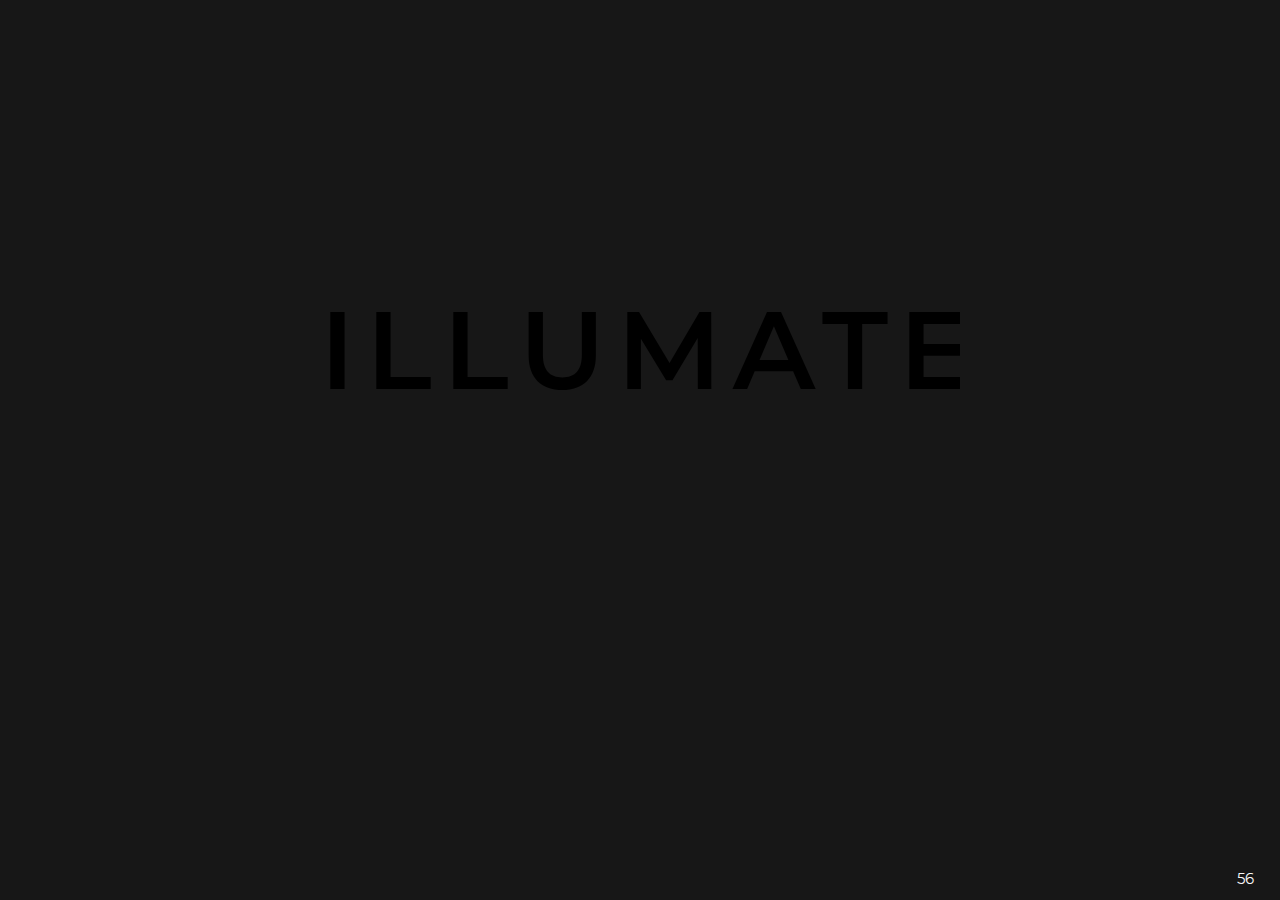
<file: index.html>
<!DOCTYPE html>
<html lang="ru">

<head>

    <meta charset="utf-8">

    <title>ILLUMATE/ Андрей Коновалов</title>
    <meta name="description" content="">

    <meta http-equiv="X-UA-Compatible" content="IE=edge">
    <meta name="viewport" content="width=device-width, initial-scale=1, maximum-scale=1">

    <meta property="og:image" content="path/to/image.jpg">
    <link rel="shortcut icon" href="img/favicon/favicon.ico" type="image/x-icon">
    <link rel="apple-touch-icon" href="img/favicon/apple-touch-icon.png">
    <link rel="apple-touch-icon" sizes="72x72" href="img/favicon/apple-touch-icon-72x72.png">
    <link rel="apple-touch-icon" sizes="114x114" href="img/favicon/apple-touch-icon-114x114.png">

    <!-- Chrome, Firefox OS and Opera -->
    <meta name="theme-color" content="#000">
    <!-- Windows Phone -->
    <meta name="msapplication-navbutton-color" content="#000">
    <!-- iOS Safari -->
    <meta name="apple-mobile-web-app-status-bar-style" content="#000">

    <link rel="stylesheet" href="css/main.min.css">
</head>

<body class="beforePreload">
    <div class="preloader">
        <div class="outer">
            <div class="logo">
                <svg version="1.1" xmlns="http://www.w3.org/2000/svg" xmlns:xlink="http://www.w3.org/1999/xlink" x="0px"
                y="0px" viewBox="0 0 875 150" style="enable-background:new 0 0 875 150;" xml:space="preserve">
                <style type="text/css">
                </style>
                <text transform="matrix(1 0 0 1 0 125.5508)" class="st0">ILLUMATE</text>
            </svg>
            <div class="desc">
                White Glover
            </div>
        </div>
        <div class="percentage">0</div>
    </div>
</div>

<div class="name-title">
    <span class="name-content">
        <span class="char">А</span>
        <span class="char">Н</span>
        <span class="char">Д</span>
        <span class="char">Р</span>
        <span class="char">Е</span>
        <span class="char">Й</span>
        <span>&nbsp</span>
        <span class="char">К</span>
        <span class="char">О</span>
        <span class="char">Н</span>
        <span class="char">О</span>
        <span class="char">В</span>
        <span class="char">А</span>
        <span class="char">Л</span>
        <span class="char">О</span>
        <span class="char">В</span>
    </span>
</div>
<div class="page-controls">
    <a href="./" class="home-btn ct">h / m</a>
    <a href="https://osorina.github.io/" class="dev-link ct">O / I</a>
    <a href="#" class="lang-switcher page-link ct">EN</a>
    <div class="menu-trigger home-trig ct">
        <span></span>
        <span></span>
        <span></span>
    </div>
    <div class="audio-wrap ct" id="start-flow">
        <div class="audio-outer noselect">
            <span>il-fl</span>
            <div class="bars">
                <div class="bar"></div>
                <div class="bar"></div>
                <div class="bar"></div>
                <div class="bar"></div>
                <div class="bar"></div>
                <div class="bar"></div>
                <div class="bar"></div>
                <div class="bar"></div>
                <div class="bar"></div>
                <div class="bar"></div>
                <div class="bar"></div>
            </div>
        </div>
    </div>
</div>

<div class="menu-wrap">
    <div class="outer">
        <div class="inner">
            <ul class="nav">
                <li class="home-active active"><a href="./" class="page-link">Главная</a></li>
                <li><a href="music-page.html" class="page-link">Музыка</a></li>
                <li><a href="video-page.html" class="page-link">Видео</a></li>
                <li><a href="biography.html" class="page-link">Биография</a></li>
                <li><a href="contacts.html" class="page-link">Контакты</a></li>
            </ul>
        </div>
    </div>
</div>

<div class="home-page page-container">
    <div class="content">
        <div class="outer">
            <div class="inner">
                <h1>ILLUMATE</h1>
                <h2>Rap Artist Based in Russia</h2>
                <div class="drag-element">
                    <div class="drag-slider">
                        <div class="start"></div>
                        <div class="finish"><small>
                            <!-- открыть меню --></small></div>
                        </div>
                        <div class="drag-desc">
                            открыть меню
                        </div>
                    </div>
                    <a href="biography.html" class="page-link">
                        <div class="link-btn"></div>
                    </a>
                </div>
            </div>
        </div>
    </div>

    <script src="js/scripts.min.js"></script>
</body>

</html>
</file>
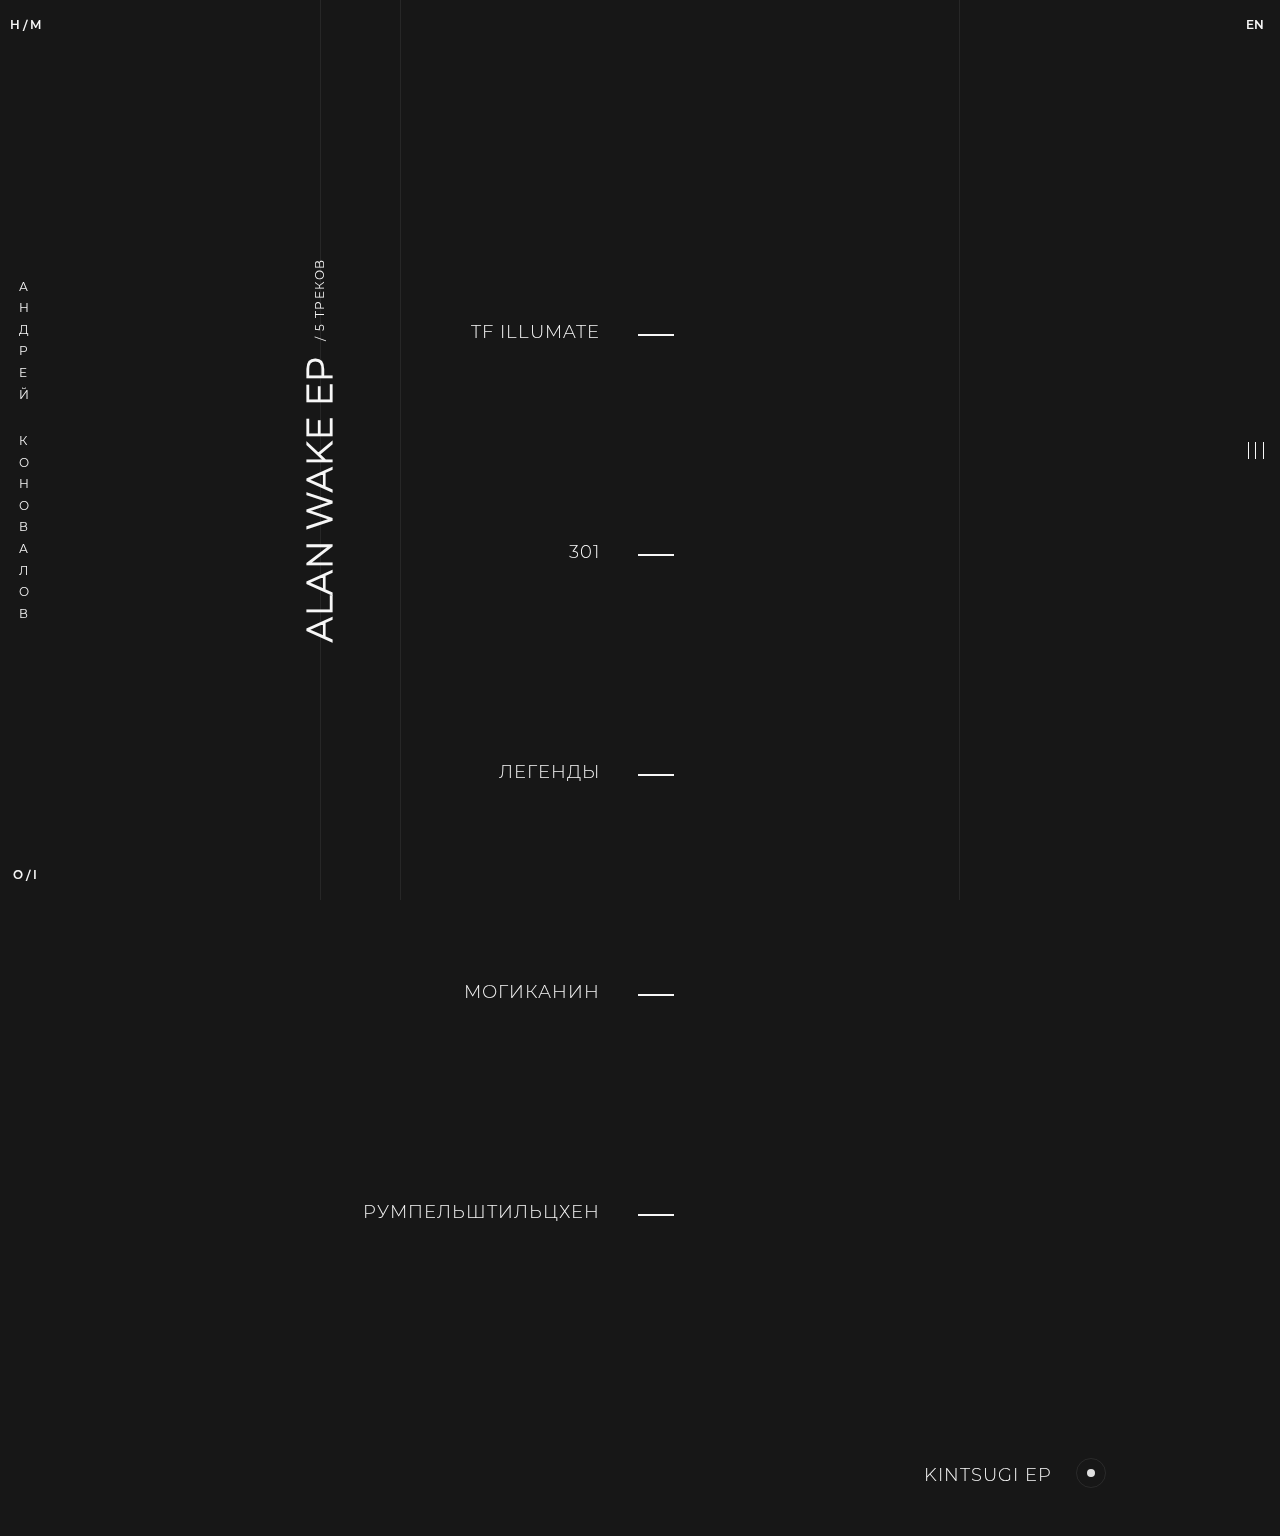
<file: Alan-Wake.html>
<!DOCTYPE html>
<html lang="ru">

<head>

    <meta charset="utf-8">

    <title>ILLUMATE/ Alan Wake EP</title>
    <meta name="description" content="">

    <meta http-equiv="X-UA-Compatible" content="IE=edge">
    <meta name="viewport" content="width=device-width, initial-scale=1, maximum-scale=1">

    <meta property="og:image" content="path/to/image.jpg">
    <link rel="shortcut icon" href="img/favicon/favicon.ico" type="image/x-icon">
    <link rel="apple-touch-icon" href="img/favicon/apple-touch-icon.png">
    <link rel="apple-touch-icon" sizes="72x72" href="img/favicon/apple-touch-icon-72x72.png">
    <link rel="apple-touch-icon" sizes="114x114" href="img/favicon/apple-touch-icon-114x114.png">

    <!-- Chrome, Firefox OS and Opera -->
    <meta name="theme-color" content="#000">
    <!-- Windows Phone -->
    <meta name="msapplication-navbutton-color" content="#000">
    <!-- iOS Safari -->
    <meta name="apple-mobile-web-app-status-bar-style" content="#000">

    <link rel="stylesheet" href="css/main.min.css">

</head>

<body>
    <div class="name-title">
        <span class="name-content">
            <span class="char">А</span>
            <span class="char">Н</span>
            <span class="char">Д</span>
            <span class="char">Р</span>
            <span class="char">Е</span>
            <span class="char">Й</span>
            <span>&nbsp</span>
            <span class="char">К</span>
            <span class="char">О</span>
            <span class="char">Н</span>
            <span class="char">О</span>
            <span class="char">В</span>
            <span class="char">А</span>
            <span class="char">Л</span>
            <span class="char">О</span>
            <span class="char">В</span>
        </span>
    </div>

    <div class="page-controls">
        <a href="./" class="home-btn ct">h / m</a>

        <a href="https://osorina.github.io/" class="dev-link ct">O / I</a>
        <a href="en/Alan-Wake.html" class="lang-switcher page-link ct">EN</a>


        <div class="menu-trigger ct">
            <span></span>
            <span></span>
            <span></span>
        </div>

    </div>
    <div class="menu-wrap">
        <div class="outer">
            <div class="inner">
                <ul class="nav">
                    <li><a href="./" class="page-link">Главная</a></li>
                    <li><a href="music-page.html" class="page-link">Музыка</a></li>
                    <li><a href="video-page.html" class="page-link">Видео</a></li>
                    <li><a href="biography.html" class="page-link">Биография</a></li>
                    <li><a href="contacts.html" class="page-link">Контакты</a></li>
                </ul>
            </div>
        </div>
    </div>
    <div class="lines">
        <div class="line"></div>
        <div class="line"></div>
        <div class="progress-bar">
            <div class="inner"></div>
        </div>
    </div>


    <div class="album-page page-container">
        <div class="content">
            <div class="page-name">
                <div class="outer">
                    <div class="inner">
                        <h1 class="name">Alan Wake EP</h1>
                        <span class="name-desc">/ 5 треков</span>
                    </div>
                </div>
            </div>
            <div class="content-item-list">
                <div class="content-item">
                    <div class="desc-box">
                        TF Illumate
                    </div>
                    <div class="devider"></div>
                    <div class="media-box box-inner">
                        <iframe width="100%" height="166" scrolling="no" frameborder="no" allow="autoplay"
                            src="https://w.soundcloud.com/player/?url=https%3A//api.soundcloud.com/tracks/234365304&color=%23171717&auto_play=false&hide_related=false&show_comments=true&show_user=true&show_reposts=false&show_teaser=true">
                        </iframe>
                    </div>
                </div>
                <div class="content-item">
                    <div class="desc-box">
                        301
                    </div>
                    <div class="devider"></div>
                    <div class="media-box box-inner">
                        <iframe width="100%" height="166" scrolling="no" frameborder="no" allow="autoplay"
                            src="https://w.soundcloud.com/player/?url=https%3A//api.soundcloud.com/tracks/234370728&color=%23171717&auto_play=false&hide_related=false&show_comments=true&show_user=true&show_reposts=false&show_teaser=true">
                        </iframe>
                    </div>
                </div>
                <div class="content-item">
                    <div class="desc-box">
                        Легенды
                    </div>
                    <div class="devider"></div>
                    <div class="media-box box-inner">
                        <iframe width="100%" height="166" scrolling="no" frameborder="no" allow="autoplay"
                            src="https://w.soundcloud.com/player/?url=https%3A//api.soundcloud.com/tracks/234371090&color=%23171717&auto_play=false&hide_related=false&show_comments=true&show_user=true&show_reposts=false&show_teaser=true">
                        </iframe>

                    </div>
                </div>
                <div class="content-item">
                    <div class="desc-box">
                        Могиканин
                    </div>
                    <div class="devider"></div>
                    <div class="media-box box-inner">
                        <iframe width="100%" height="166" scrolling="no" frameborder="no" allow="autoplay"
                            src="https://w.soundcloud.com/player/?url=https%3A//api.soundcloud.com/tracks/234371320&color=%23171717&auto_play=false&hide_related=false&show_comments=true&show_user=true&show_reposts=false&show_teaser=true">
                        </iframe>
                    </div>
                </div>
                <div class="content-item">
                    <div class="desc-box">
                        Румпельштильцхен
                    </div>
                    <div class="devider"></div>
                    <div class="media-box box-inner">
                        <iframe width="100%" height="166" scrolling="no" frameborder="no" allow="autoplay"
                            src="https://w.soundcloud.com/player/?url=https%3A//api.soundcloud.com/tracks/234371577&color=%23171717&auto_play=false&hide_related=false&show_comments=true&show_user=true&show_reposts=false&show_teaser=true">
                        </iframe>
                    </div>
                </div>

                <div class="content-item">
                    <div class="desc-box">
                        Kintsugi EP
                    </div>
                    <a href="Kintsugi.html" class="page-link">
                        <div class="link-btn"></div>
                    </a>
                </div>
            </div>

        </div>
    </div>

    <script src="js/scripts.min.js"></script>

</body>

</html>
</file>
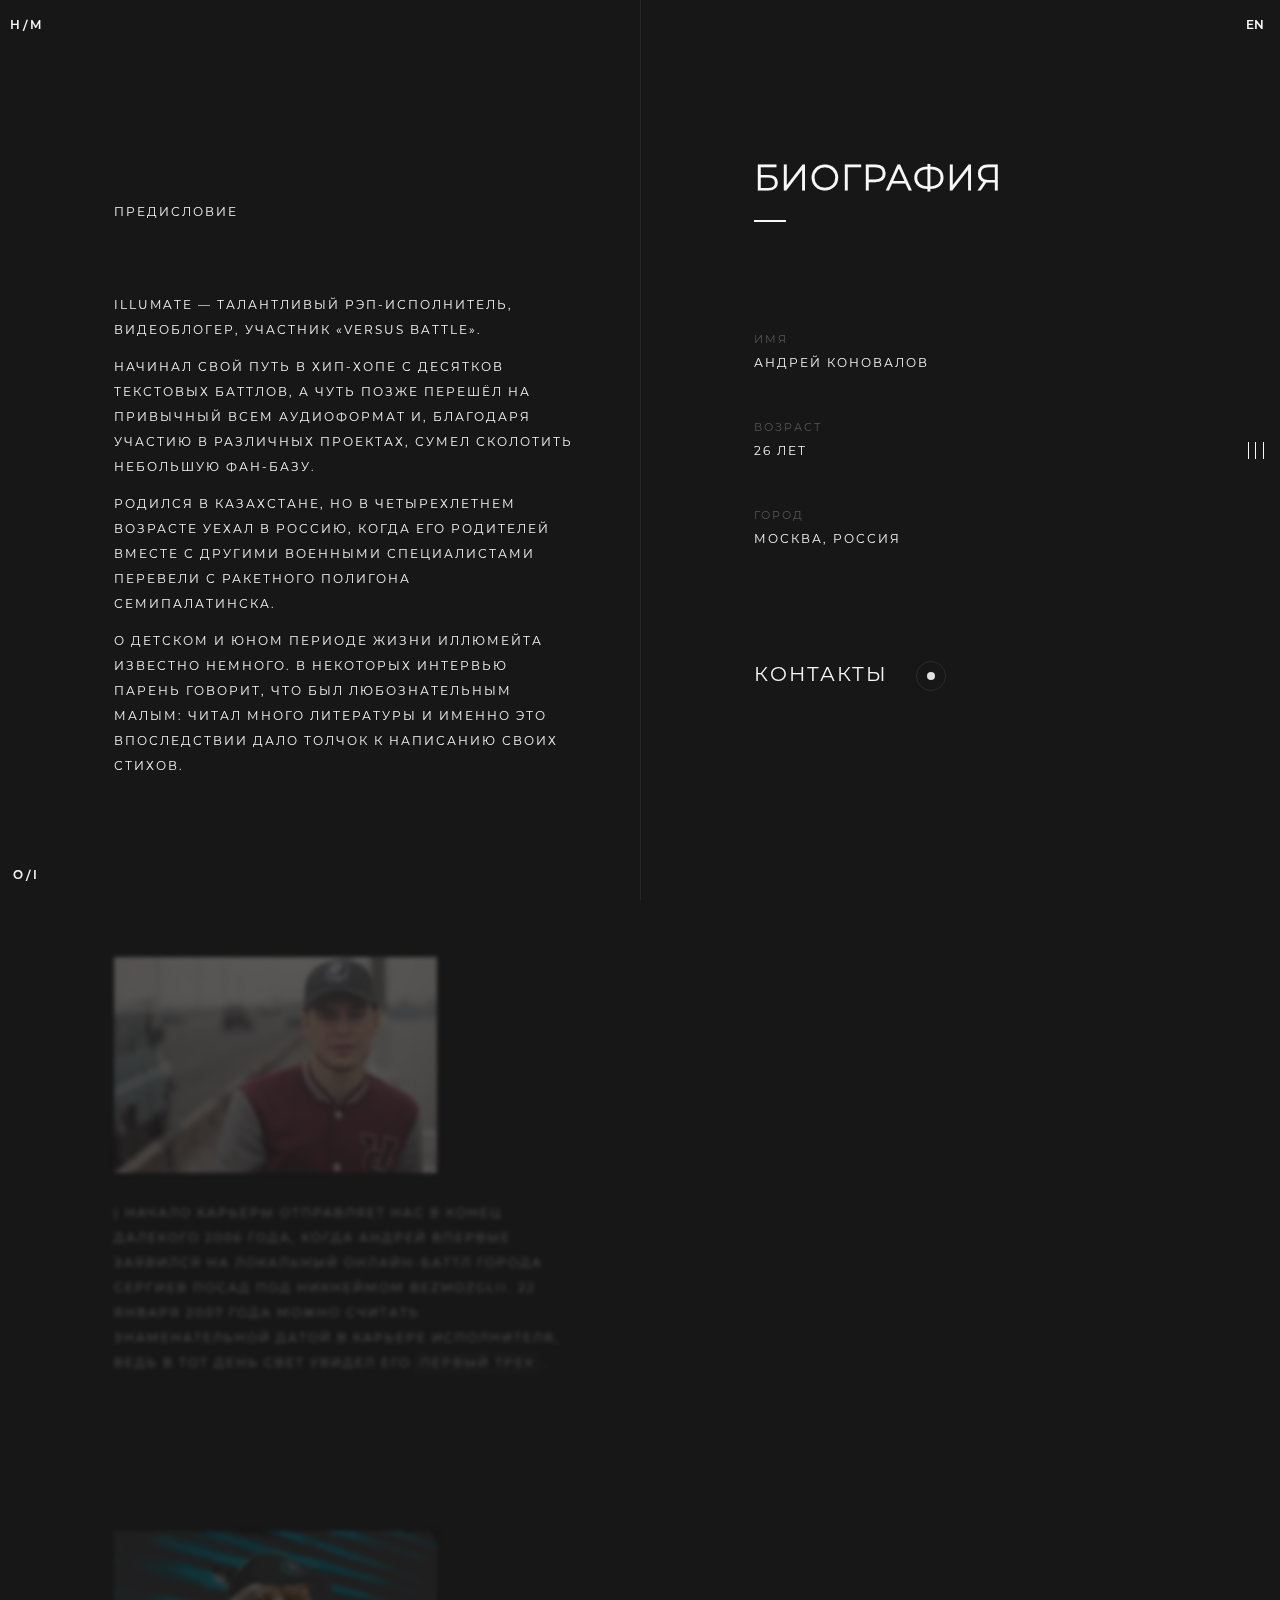
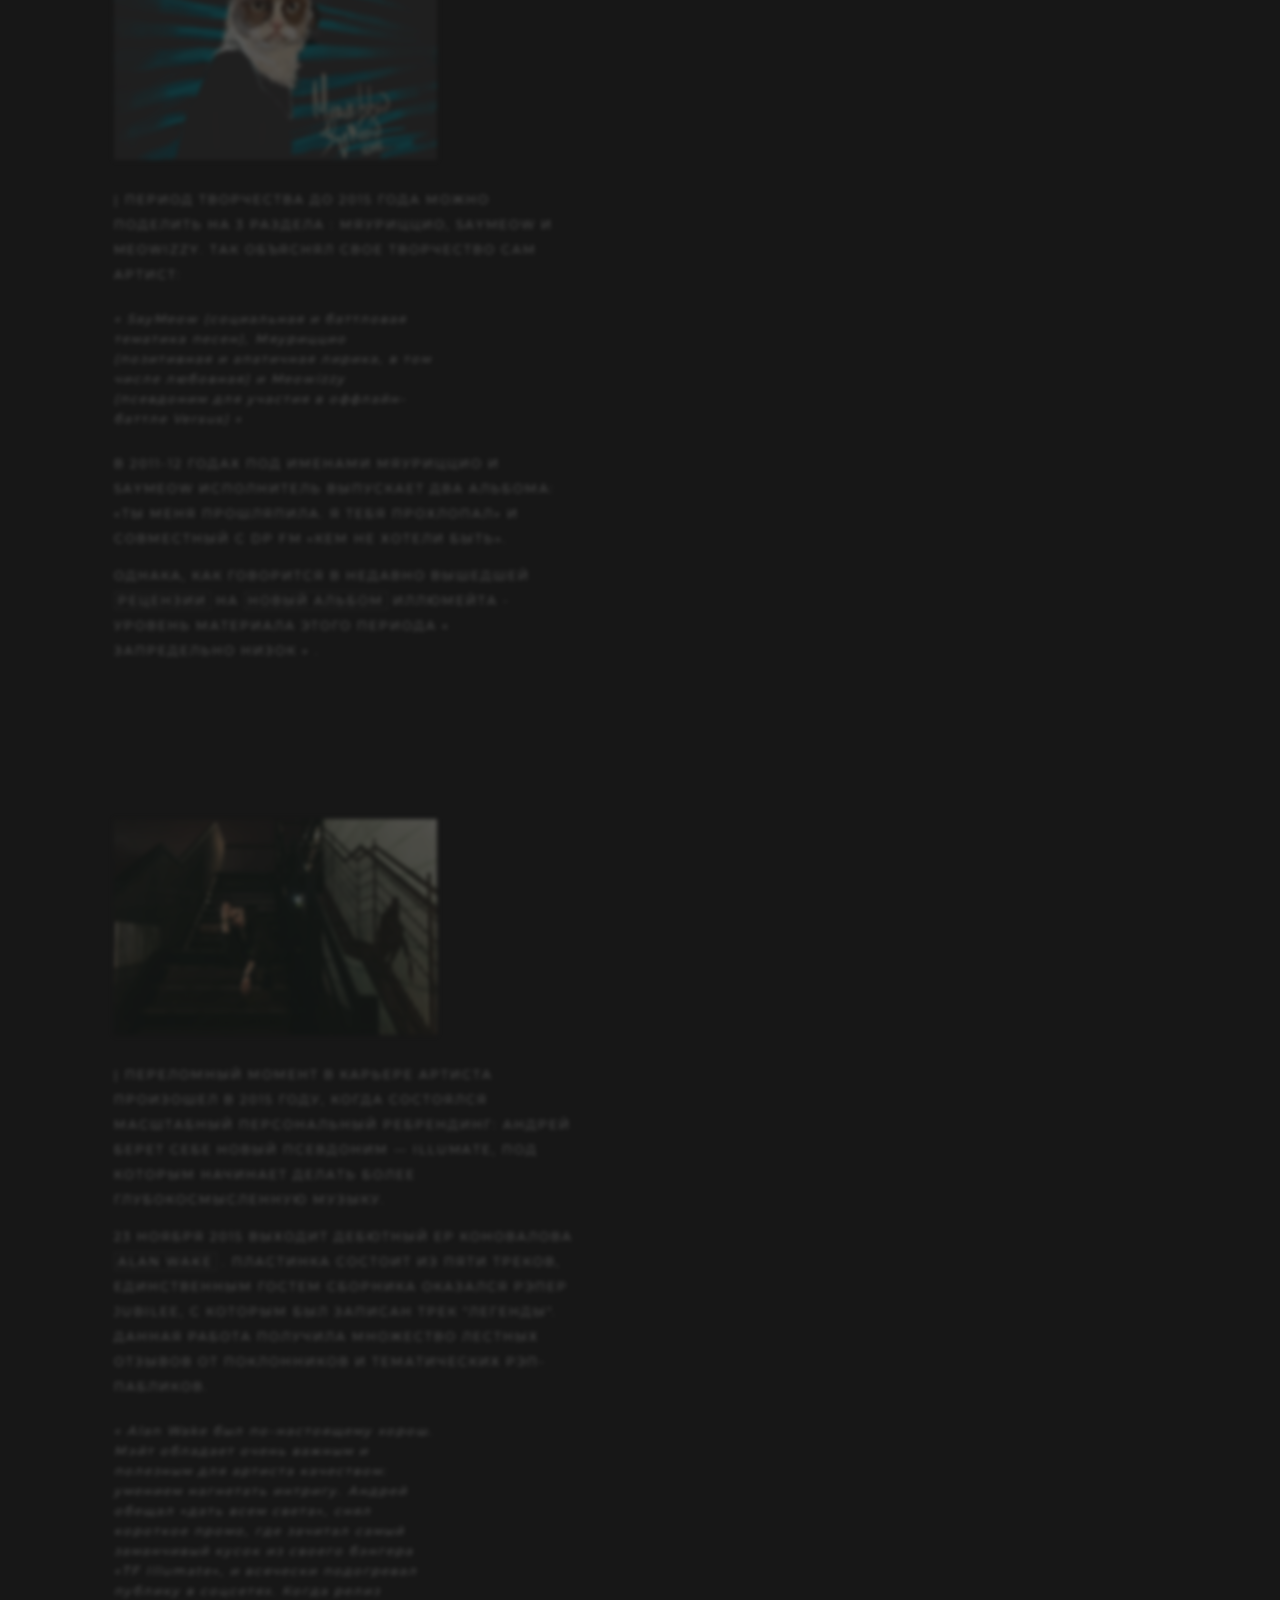
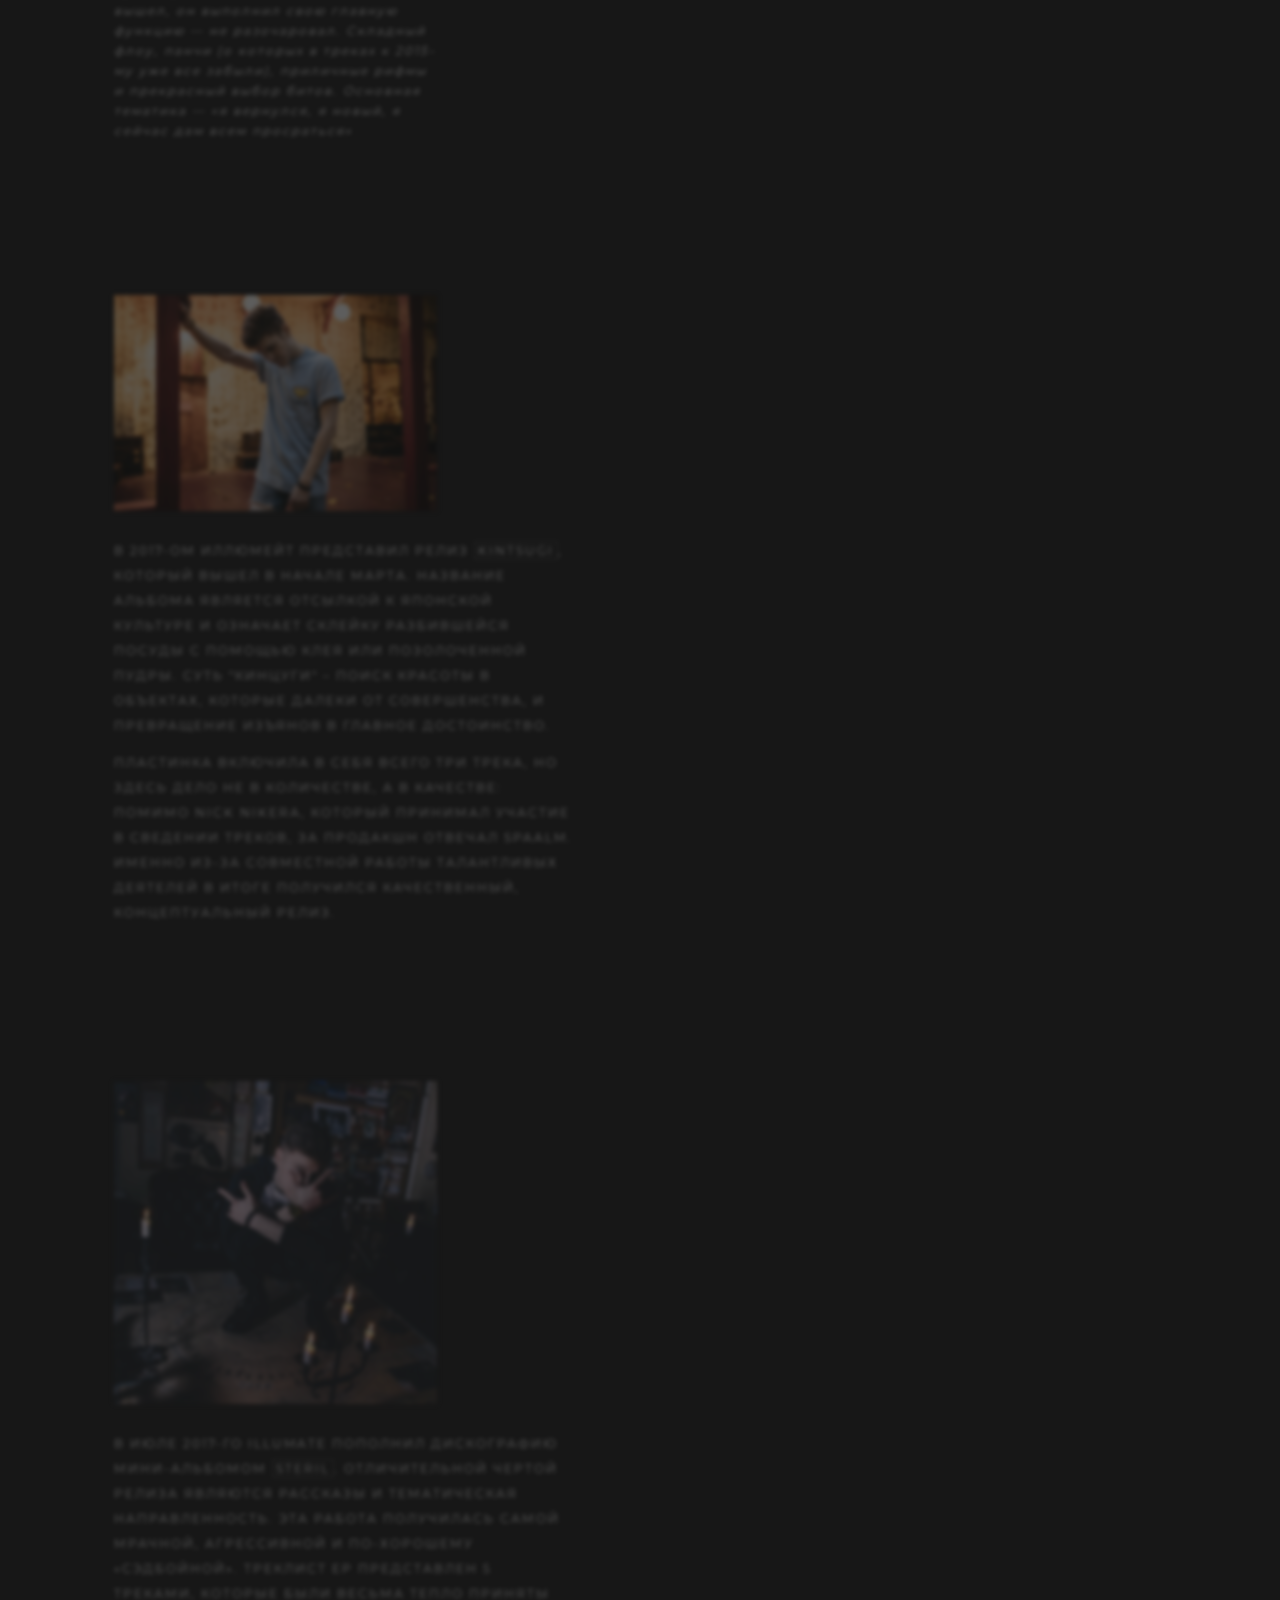
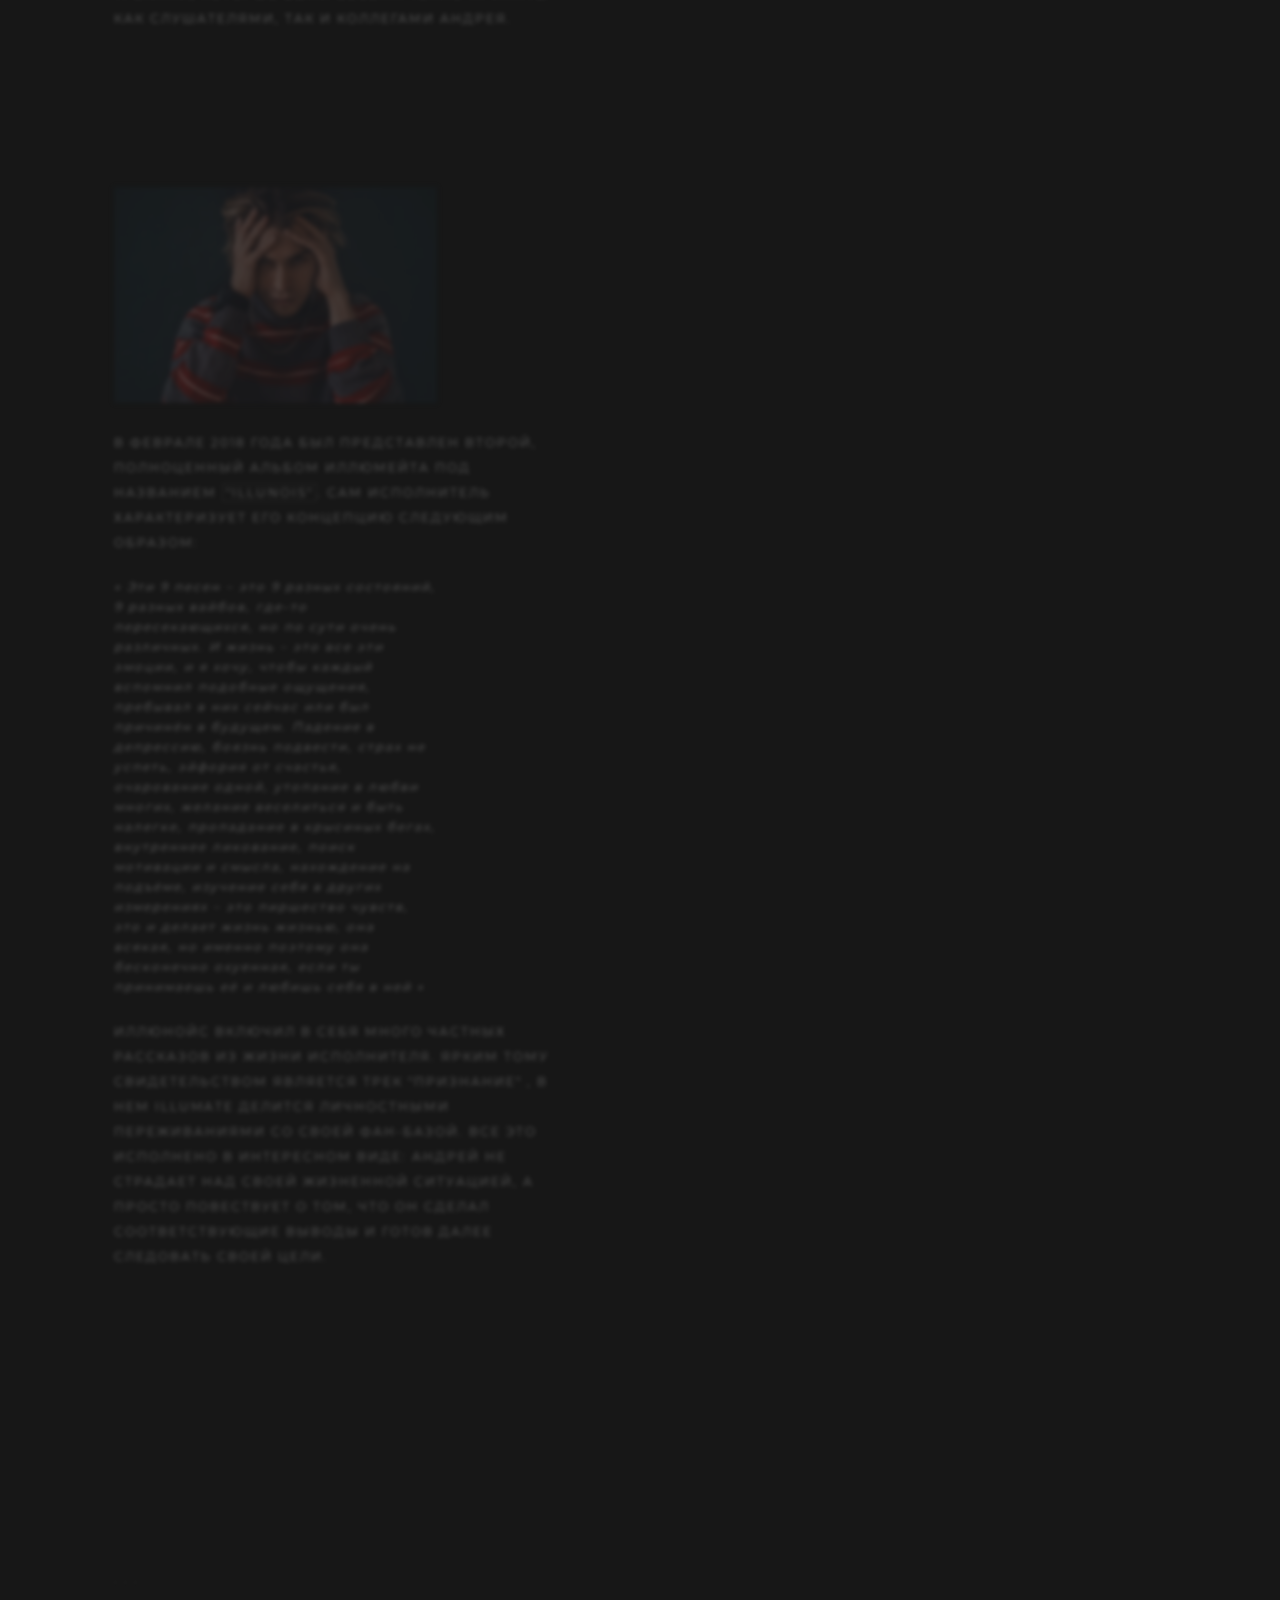
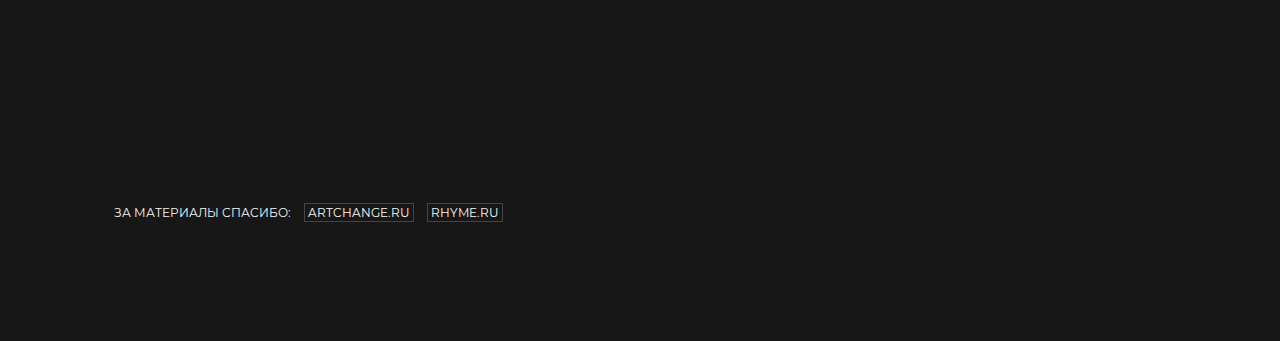
<file: biography.html>
<!DOCTYPE html>
<html lang="ru">

<head>

    <meta charset="utf-8">

    <title>ILLUMATE/ Биография</title>
    <meta name="description" content="">

    <meta http-equiv="X-UA-Compatible" content="IE=edge">
    <meta name="viewport" content="width=device-width, initial-scale=1, maximum-scale=1">

    <meta property="og:image" content="path/to/image.jpg">
    <link rel="shortcut icon" href="img/favicon/favicon.ico" type="image/x-icon">
    <link rel="apple-touch-icon" href="img/favicon/apple-touch-icon.png">
    <link rel="apple-touch-icon" sizes="72x72" href="img/favicon/apple-touch-icon-72x72.png">
    <link rel="apple-touch-icon" sizes="114x114" href="img/favicon/apple-touch-icon-114x114.png">

    <!-- Chrome, Firefox OS and Opera -->
    <meta name="theme-color" content="#000">
    <!-- Windows Phone -->
    <meta name="msapplication-navbutton-color" content="#000">
    <!-- iOS Safari -->
    <meta name="apple-mobile-web-app-status-bar-style" content="#000">

    <link rel="stylesheet" href="css/main.min.css">

</head>

<body>
    <div class="page-controls">
        <a href="./" class="home-btn ct">h / m</a>

        <a href="https://osorina.github.io/" class="dev-link ct">O / I</a>
        <a href="en/biography.html" class="lang-switcher page-link ct">EN</a>

        <div class="menu-trigger ct">
            <span></span>
            <span></span>
            <span></span>
        </div>
        <!-- <div class="audio-wrap ct">
            <audio  id="player" loop autoplay crossorigin="anonymous">
                <source src="img/3.mp3" >
                </audio>
                <canvas id="myCanvas" width=40 height=30></canvas>
            </div> -->
        </div>
        <div class="menu-wrap">
            <div class="outer">
                <div class="inner">
                    <ul class="nav">
                        <li><a href="./" class="page-link">Главная</a></li>
                        <li><a href="music-page.html" class="page-link">Музыка</a></li>
                        <li><a href="video-page.html" class="page-link">Видео</a></li>
                        <li class="active"><a href="biography.html" class="page-link">Биография</a></li>
                        <li><a href="contacts.html" class="page-link">Контакты</a></li>
                    </ul>
                </div>
            </div>
        </div>

        <div class="bio-page page-container">
            <div class="content">
                <div class="half-c title-block">
                    <div class="page-name">
                        <div class="outer">
                            <div class="inner">
                                <h1 class="name">Биография</h1>
                            </div>
                        </div>
                    </div>
                    <div class="block-info">
                        <div class="info-row">
                            <div class="info-title">Имя</div>
                            <div class="info-desc">Андрей Коновалов</div>
                        </div>
                        <div class="info-row">
                            <div class="info-title">Возраст</div>
                            <div class="info-desc">26 лет</div>
                        </div>
                        <div class="info-row">
                            <div class="info-title">Город</div>
                            <div class="info-desc">Москва, Россия</div>
                        </div>
                    </div>
                    <div class="contact-link">
                        <a href="contacts.html" class="page-link">Контакты
                            <div class="link-btn"></div>
                        </a>
                    </div>
                </div>
                <div class="half-c timeline">
                    <div class="tl-item tl-active pre" data-text='Предисловие'>
                        <div class="tl-content">
                            <!-- <img src="img/career-start.jpg" alt="career-begin" class="tl-img img-responsive"> -->
                            <!-- <h2 class="tl-content-title">Начало карьеры</h2> -->
                            <div class="tl-content-desc">
                                <p>
                                    Illumate — талантливый рэп-исполнитель, видеоблогер, участник «Versus Battle».</p>
                                    <p>Начинал свой путь в хип-хопе с десятков текстовых баттлов, а чуть позже
                                        перешёл на привычный всем аудиоформат и, благодаря участию в различных проектах,
                                        сумел сколотить небольшую фан-базу.</p>
                                        <p>Родился в Казахстане, но в четырехлетнем возрасте
                                            уехал в Россию, когда его родителей вместе
                                            с другими военными специалистами перевели с ракетного полигона
                                            Семипалатинска.</p>
                                            <p>О детском и юном периоде жизни Иллюмейта известно немного.
                                                В некоторых интервью парень говорит, что был любознательным малым:
                                                читал много литературы и именно это впоследствии дало толчок к написанию своих стихов.
                                            </p>

                                        </div>
                                    </div>
                                </div>
                                <div class="tl-item" data-text='Часть 1'>
                                    <div class="tl-content">
                                        <img src="img/career-start.jpg" alt="career-begin" class="tl-img img-responsive">
                                        <!-- <h2 class="tl-content-title">Начало карьеры</h2> -->
                                        <div class="tl-content-desc">
                                            <p>
                                                | Начало карьеры отправляет нас в конец далекого 2006 года, когда Андрей впервые
                                                заявился на локальный онлайн-баттл города Сергиев Посад под никнеймом Bezmozglii.
                                                22 января 2007 года можно считать знаменательной датой в карьере исполнителя,
                                                ведь в тот день свет увидел его <a
                                                href="https://www.youtube.com/watch?v=XBnGhxrWBVo&feature=youtu.be">первый трек</a>
                                                .
                                            </p>
                                        </div>
                                    </div>
                                </div>


                                <div class="tl-item" data-text='Часть 2'>
                                    <div class="tl-content">
                                        <img src="img/meow.jpg" alt="meow-img" class="tl-img img-responsive">
                                        <!-- <h2 class="tl-content-title">I.</h2> -->
                                        <div class="tl-content-desc">
                                            <p>
                                                | Период творчества до 2015 года можно поделить на 3 раздела : Мяуриццио, SayMeow и
                                                Meowizzy.
                                                Так объяснял свое творчество сам артист:
                                            </p>
                                            <span>
                                                « SayMeow (социальная и баттловая тематика песен),
                                                Мяуриццио (позитивная и апатичная лирика, в том числе любовная)
                                                и Meowizzy (псевдоним для участия в оффлайн-баттле Versus) »
                                            </span>
                                            <p>
                                                В 2011-12 годах под именами Мяуриццио и SayMeow исполнитель выпускает два альбома:
                                                «Ты меня прошляпила. Я тебя прохлопал»
                                                и совместный с DP FM «Кем не хотели быть».
                                            </p>
                                            <p>
                                                Однака, как говорится в недавно вышедшей <a
                                                href="http://rhyme.ru/review-illumate-illunois/">рецензии</a> на <a
                                                href="Illunois.html">новый альбом</a>
                                                Иллюмейта - уровень материала этого периода « запредельно низок » .
                                            </p>
                                        </div>
                                    </div>
                                </div>

                                <div class="tl-item" data-text='Часть 3'>
                                    <div class="tl-content">
                                        <img src="img/awep-part.jpg" alt="awep-part" class="tl-img img-responsive">
                                        <!-- <h2 class="tl-content-title">I.</h2> -->
                                        <div class="tl-content-desc">
                                            <p>
                                                | Переломный момент в карьере артиста произошел в 2015 году,
                                                когда состоялся масштабный персональный ребрендинг:
                                                Андрей берет себе новый псевдоним — Illumate, под которым
                                                начинает делать более глубокосмысленную музыку.
                                            </p>
                                            <p> 23 ноября 2015 выходит дебютный ЕР Коновалова
                                                <a href="Alan-Wake.html" class="page-link">Alan Wake</a> .
                                                Пластинка состоит из пяти треков, единственным гостем сборника оказался
                                                рэпер Jubilee, с которым был записан трек "Легенды".
                                                Данная работа получила множество лестных отзывов
                                                от поклонников и тематических рэп-пабликов.
                                            </p>
                                            <span>« Alan Wake был по-настоящему хорош.
                                                Мэйт обладает очень важным и полезным для артиста качеством: умением нагнетать интригу.
                                                Андрей обещал «дать всем света», снял короткое промо, где зачитал самый заманчивый кусок
                                                из своего бэнгера «TF Illumate», и всячески подогревал публику в соцсетях.
                                                Когда релиз вышел, он выполнил свою главную функцию — не разочаровал. Складный флоу,
                                                панчи (о которых в треках к 2015-му уже все забыли),
                                                приличные рифмы и прекрасный выбор битов. Основная тематика — «я вернулся, я новый, я
                                                сейчас дам всем просраться»</span>
                                            </div>
                                        </div>
                                    </div>

                                    <div class="tl-item" data-text='Часть 4'>
                                        <div class="tl-content">
                                            <img src="img/kintsugi-merch.jpg" alt="kintsugi-kintsugi" class="tl-img img-responsive">
                                            <!-- <h2 class="tl-content-title">I.</h2> -->
                                            <div class="tl-content-desc">
                                                <p>
                                                    В 2017-ом Иллюмейт представил релиз <a href="Kintsugi.html"
                                                    class="page-link">Kintsugi</a>,
                                                    который вышел в начале марта. Название альбома является отсылкой
                                                    к японской культуре и означает склейку разбившейся посуды с помощью
                                                    клея или позолоченной пудры. Суть "Кинцуги" – поиск красоты в объектах,
                                                    которые далеки от совершенства, и превращение изъянов в главное достоинство.
                                                </p>
                                                <p>
                                                    Пластинка включила в себя всего три трека,
                                                    но здесь дело не в количестве, а в качестве:
                                                    помимо Nick Nikerа, который принимал участие
                                                    в сведении треков, за продакшн отвечал Spaalm.
                                                    Именно из-за совместной работы талантливых деятелей
                                                    в итоге получился качественный, концептуальный релиз.
                                                </p>
                                            </div>
                                        </div>
                                    </div>

                                    <div class="tl-item" data-text='Часть 5'>
                                        <div class="tl-content">
                                            <img src="img/steril-part.jpg" alt="steril-part" class="tl-img img-responsive">
                                            <!-- <h2 class="tl-content-title">I.</h2> -->
                                            <div class="tl-content-desc">
                                                <p>
                                                    В июле 2017-го Illumate пополнил дискографию мини-альбомом <a href="Steril.html"
                                                    class="page-link">Steril</a>.
                                                    Отличительной чертой релиза являются рассказы и тематическая направленность.
                                                    Эта работа получилась самой мрачной, агрессивной и по-хорошему «сэдбойной».
                                                    Треклист EP представлен 5 треками, которые были весьма тепло приняты
                                                    как слушателями, так и коллегами Андрея.
                                                </p>
                                                <p>
                                                </p>
                                            </div>
                                        </div>
                                    </div>

                                    <div class="tl-item" data-text='Часть 6'>
                                        <div class="tl-content">
                                            <img src="img/illunois-part.jpg" alt="illunois-part" class="tl-img img-responsive">
                                            <div class="tl-content-desc">
                                                <p>
                                                    В феврале 2018 года был представлен второй,
                                                    полноценный альбом Иллюмейта под названием <a href="Illunois.html"
                                                    class="page-link">"Illunois"</a>.
                                                    Сам исполнитель характеризует его концепцию следующим образом:
                                                </p>
                                                <span>
                                                    « Эти 9 песен – это 9 разных состояний, 9 разных вайбов,
                                                    где-то пересекающихся, но по сути очень различных.
                                                    И жизнь – это все эти эмоции, и я хочу, чтобы каждый вспомнил
                                                    подобные ощущения, пребывал в них сейчас или был причинён в будущем.
                                                    Падение в депрессию, боязнь подвести, страх не успеть,
                                                    эйфория от счастья, очарование одной, утопание в любви многих,
                                                    желание веселиться и быть налегке, пропадание в крысиных бегах,
                                                    внутреннее ликование, поиск мотивации и смысла, нахождение на подъёме,
                                                    изучение себя в других измерениях – это пиршество чувств, это и делает
                                                    жизнь жизнью, она всякая, но именно поэтому она бесконечно охуенная,
                                                    если ты принимаешь её и любишь себя в ней »
                                                </span>
                                                <p>Иллюнойс включил в себя много частных рассказов из жизни исполнителя.
                                                    Ярким тому свидетельством является трек "Признание" , в нем Illumate делится личностными
                                                    переживаниями
                                                    со своей фан-базой. Все это исполнено в интересном виде: Андрей не страдает
                                                    над своей жизненной ситуацией, а просто повествует о том, что он сделал
                                                    соответствующие выводы и готов далее следовать своей цели.
                                                </p>
                                            </div>
                                        </div>
                                    </div>

                                    <div class="tl-item pre" data-text='Заключение'>
                                        <div class="tl-content">
                                            <div class="tl-content-desc">
                                                . . .
                                            </div>
                                        </div>
                                    </div>
                                    <div class="thanks-info">
                                        За материалы спасибо:
                                        <span>
                                            <a href="https://artchange.ru">artchange.ru</a>
                                        </span>
                                        <span>
                                            <a href="http://rhyme.ru/">rhyme.ru</a>
                                        </span>

                                    </div>
                                </div>
                            </div>
                        </div>

                    </div>
                </div>
            </div>

            <script src="js/scripts.min.js"></script>

        </body>

        </html>
</file>
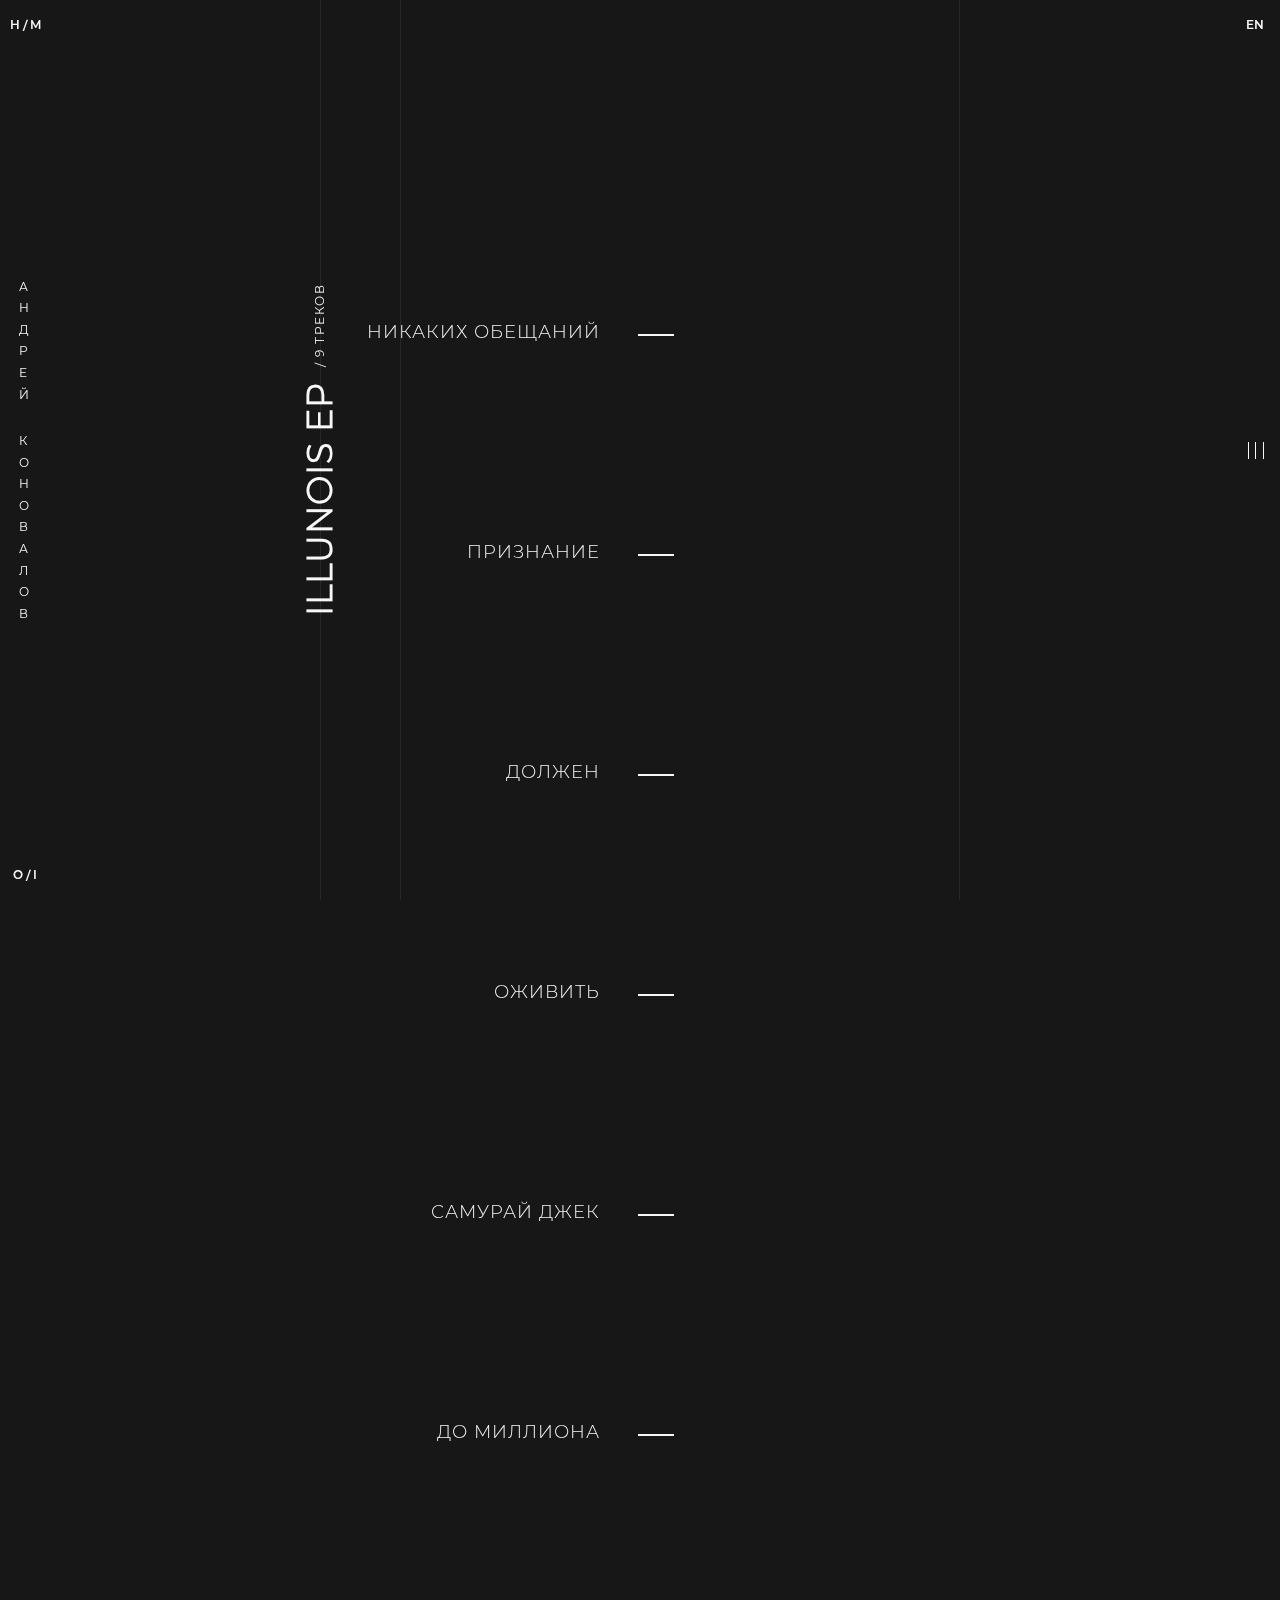
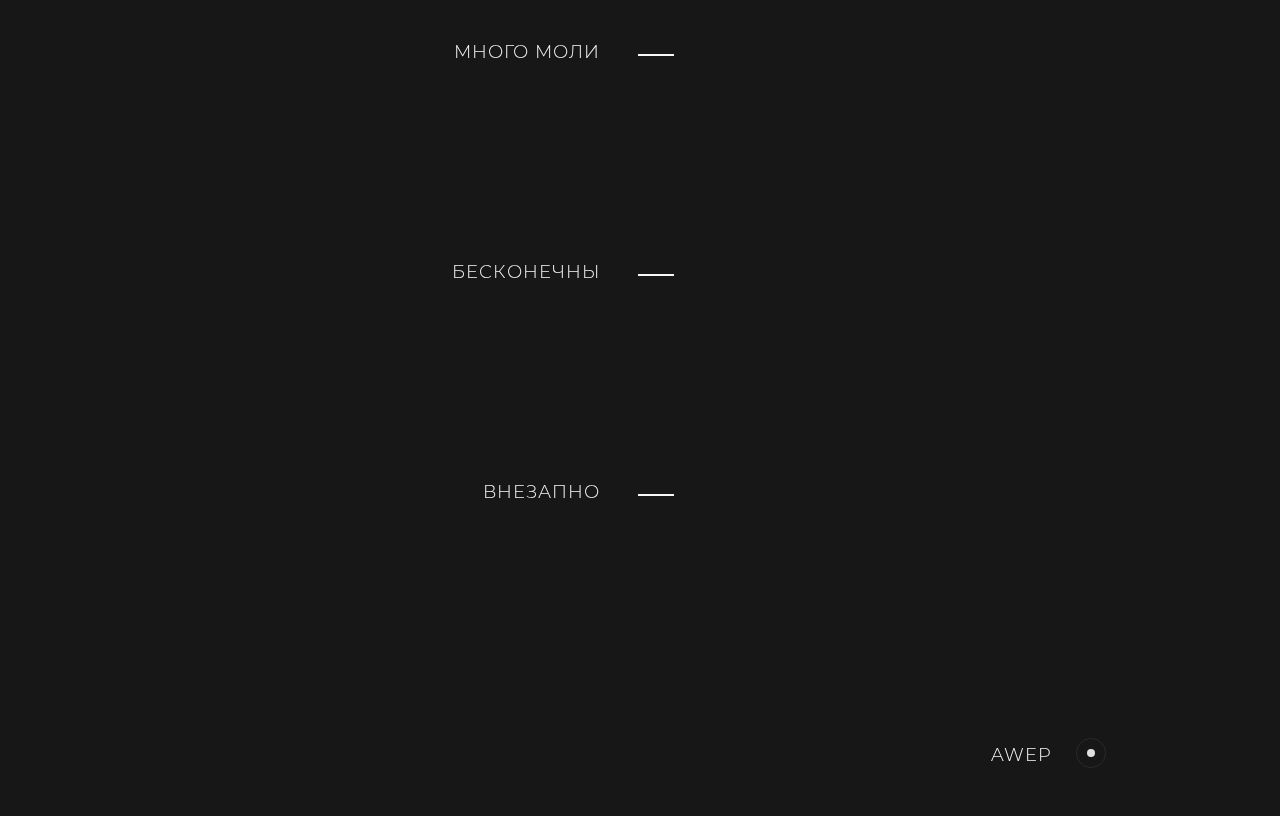
<file: Illunois.html>
<!DOCTYPE html>
<html lang="ru">

<head>

    <meta charset="utf-8">

    <title>ILLUMATE/ Illunois EP</title>
    <meta name="description" content="">

    <meta http-equiv="X-UA-Compatible" content="IE=edge">
    <meta name="viewport" content="width=device-width, initial-scale=1, maximum-scale=1">

    <meta property="og:image" content="path/to/image.jpg">
    <link rel="shortcut icon" href="img/favicon/favicon.ico" type="image/x-icon">
    <link rel="apple-touch-icon" href="img/favicon/apple-touch-icon.png">
    <link rel="apple-touch-icon" sizes="72x72" href="img/favicon/apple-touch-icon-72x72.png">
    <link rel="apple-touch-icon" sizes="114x114" href="img/favicon/apple-touch-icon-114x114.png">

    <!-- Chrome, Firefox OS and Opera -->
    <meta name="theme-color" content="#000">
    <!-- Windows Phone -->
    <meta name="msapplication-navbutton-color" content="#000">
    <!-- iOS Safari -->
    <meta name="apple-mobile-web-app-status-bar-style" content="#000">

    <link rel="stylesheet" href="css/main.min.css">

</head>

<body>
    <div class="name-title">
        <span class="name-content">
            <span class="char">А</span>
            <span class="char">Н</span>
            <span class="char">Д</span>
            <span class="char">Р</span>
            <span class="char">Е</span>
            <span class="char">Й</span>
            <span>&nbsp</span>
            <span class="char">К</span>
            <span class="char">О</span>
            <span class="char">Н</span>
            <span class="char">О</span>
            <span class="char">В</span>
            <span class="char">А</span>
            <span class="char">Л</span>
            <span class="char">О</span>
            <span class="char">В</span>
        </span>
    </div>

    <div class="page-controls">
        <a href="./" class="home-btn ct">h / m</a>

        <a href="https://osorina.github.io/" class="dev-link ct">O / I</a>
        <a href="en/Illunois.html" class="lang-switcher page-link ct">EN</a>

        <div class="menu-trigger ct">
            <span></span>
            <span></span>
            <span></span>
        </div>

    </div>
    <div class="menu-wrap">
        <div class="outer">
            <div class="inner">
                <ul class="nav">
                    <li><a href="./" class="page-link">Главная</a></li>
                    <li><a href="music-page.html" class="page-link">Музыка</a></li>
                    <li><a href="video-page.html" class="page-link">Видео</a></li>
                    <li><a href="biography.html" class="page-link">Биография</a></li>
                    <li><a href="contacts.html" class="page-link">Контакты</a></li>
                </ul>
            </div>
        </div>
    </div>
    <div class="lines">
        <div class="line"></div>
        <div class="line"></div>
        <div class="progress-bar">
            <div class="inner"></div>
        </div>
    </div>


    <div class="album-page page-container">
        <div class="content">
            <div class="page-name">
                <div class="outer">
                    <div class="inner">
                        <h1 class="name">Illunois EP</h1>
                        <span class="name-desc">/ 9 треков</span>
                    </div>
                </div>
            </div>
            <div class="content-item-list">
                <div class="content-item">
                    <div class="desc-box">
                        Никаких обещаний
                    </div>
                    <div class="devider"></div>
                    <div class="media-box box-inner">
                        <iframe width="100%" height="166" scrolling="no" frameborder="no" allow="autoplay"
                        src="https://w.soundcloud.com/player/?url=https%3A//api.soundcloud.com/tracks/403649916&color=%23171717&auto_play=false&hide_related=false&show_comments=true&show_user=true&show_reposts=false&show_teaser=true">
                    </iframe>
                </div>
            </div>
            <div class="content-item">
                <div class="desc-box">
                    Признание
                </div>
                <div class="devider"></div>
                <div class="media-box box-inner">
                    <iframe width="100%" height="166" scrolling="no" frameborder="no" allow="autoplay"
                    src="https://w.soundcloud.com/player/?url=https%3A//api.soundcloud.com/tracks/403652001&color=%23171717&auto_play=false&hide_related=false&show_comments=true&show_user=true&show_reposts=false&show_teaser=true">
                </iframe>
            </div>
        </div>
        <div class="content-item">
            <div class="desc-box">
                Должен
            </div>
            <div class="devider"></div>
            <div class="media-box box-inner">
                <iframe width="100%" height="166" scrolling="no" frameborder="no" allow="autoplay"
                src="https://w.soundcloud.com/player/?url=https%3A//api.soundcloud.com/tracks/403652523&color=%23171717&auto_play=false&hide_related=false&show_comments=true&show_user=true&show_reposts=false&show_teaser=true">
            </iframe>
        </div>
    </div>
    <div class="content-item">
        <div class="desc-box">
            Оживить
        </div>
        <div class="devider"></div>
        <div class="media-box box-inner">
            <iframe width="100%" height="166" scrolling="no" frameborder="no" allow="autoplay"
            src="https://w.soundcloud.com/player/?url=https%3A//api.soundcloud.com/tracks/403653276&color=%23171717&auto_play=false&hide_related=false&show_comments=true&show_user=true&show_reposts=false&show_teaser=true">
        </iframe>
    </div>
</div>
<div class="content-item">
    <div class="desc-box">
        Самурай Джек
    </div>
    <div class="devider"></div>
    <div class="media-box box-inner">
        <iframe width="100%" height="166" scrolling="no" frameborder="no" allow="autoplay"
        src="https://w.soundcloud.com/player/?url=https%3A//api.soundcloud.com/tracks/403654392&color=%23171717&auto_play=false&hide_related=false&show_comments=true&show_user=true&show_reposts=false&show_teaser=true">
    </iframe>
</div>
</div>

<div class="content-item">
    <div class="desc-box">
        До миллиона
    </div>
    <div class="devider"></div>
    <div class="media-box box-inner">
        <iframe width="100%" height="166" scrolling="no" frameborder="no" allow="autoplay"
        src="https://w.soundcloud.com/player/?url=https%3A//api.soundcloud.com/tracks/403655061&color=%23171717&auto_play=false&hide_related=false&show_comments=true&show_user=true&show_reposts=false&show_teaser=true">
    </iframe>
</div>
</div>
<div class="content-item">
    <div class="desc-box">
        Много моли
    </div>
    <div class="devider"></div>
    <div class="media-box box-inner">
        <iframe width="100%" height="166" scrolling="no" frameborder="no" allow="autoplay"
        src="https://w.soundcloud.com/player/?url=https%3A//api.soundcloud.com/tracks/403655919&color=%23171717&auto_play=false&hide_related=false&show_comments=true&show_user=true&show_reposts=false&show_teaser=true">
    </iframe>
</div>
</div>
<div class="content-item">
    <div class="desc-box">
        Бесконечны
    </div>
    <div class="devider"></div>
    <div class="media-box box-inner">
        <iframe width="100%" height="166" scrolling="no" frameborder="no" allow="autoplay"
        src="https://w.soundcloud.com/player/?url=https%3A//api.soundcloud.com/tracks/403656324&color=%23171717&auto_play=false&hide_related=false&show_comments=true&show_user=true&show_reposts=false&show_teaser=true">
    </iframe>
</div>
</div>
<div class="content-item">
    <div class="desc-box">
        Внезапно
    </div>
    <div class="devider"></div>
    <div class="media-box box-inner">
        <iframe width="100%" height="166" scrolling="no" frameborder="no" allow="autoplay"
        src="https://w.soundcloud.com/player/?url=https%3A//api.soundcloud.com/tracks/403656705&color=%23171717&auto_play=false&hide_related=false&show_comments=true&show_user=true&show_reposts=false&show_teaser=true">
    </iframe>
</div>
</div>
<div class="content-item">
    <div class="desc-box">
        AWEP
    </div>
    <a href="Alan-Wake.html" class="page-link">
        <div class="link-btn"></div>
    </a>
</div>
</div>

</div>
</div>

<script src="js/scripts.min.js"></script>

</body>

</html>
</file>
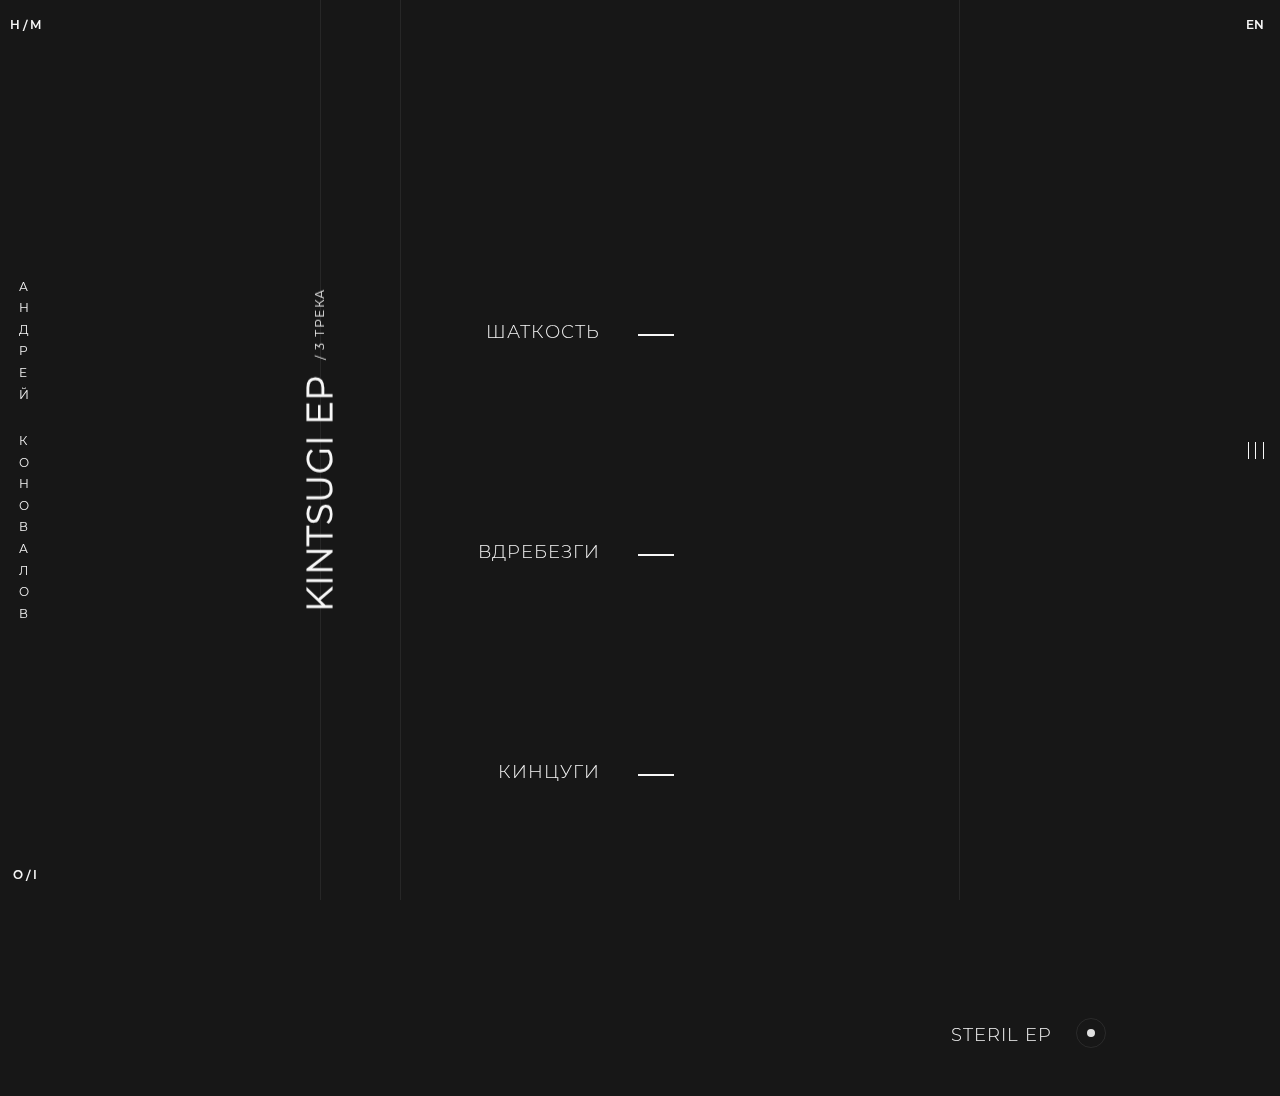
<file: Kintsugi.html>
<!DOCTYPE html>
<html lang="ru">

<head>

    <meta charset="utf-8">

    <title>ILLUMATE/ Kintsugi EP</title>
    <meta name="description" content="">

    <meta http-equiv="X-UA-Compatible" content="IE=edge">
    <meta name="viewport" content="width=device-width, initial-scale=1, maximum-scale=1">

    <meta property="og:image" content="path/to/image.jpg">
    <link rel="shortcut icon" href="img/favicon/favicon.ico" type="image/x-icon">
    <link rel="apple-touch-icon" href="img/favicon/apple-touch-icon.png">
    <link rel="apple-touch-icon" sizes="72x72" href="img/favicon/apple-touch-icon-72x72.png">
    <link rel="apple-touch-icon" sizes="114x114" href="img/favicon/apple-touch-icon-114x114.png">

    <!-- Chrome, Firefox OS and Opera -->
    <meta name="theme-color" content="#000">
    <!-- Windows Phone -->
    <meta name="msapplication-navbutton-color" content="#000">
    <!-- iOS Safari -->
    <meta name="apple-mobile-web-app-status-bar-style" content="#000">

    <link rel="stylesheet" href="css/main.min.css">

</head>

<body>
    <div class="name-title">
        <span class="name-content">
            <span class="char">А</span>
            <span class="char">Н</span>
            <span class="char">Д</span>
            <span class="char">Р</span>
            <span class="char">Е</span>
            <span class="char">Й</span>
            <span>&nbsp</span>
            <span class="char">К</span>
            <span class="char">О</span>
            <span class="char">Н</span>
            <span class="char">О</span>
            <span class="char">В</span>
            <span class="char">А</span>
            <span class="char">Л</span>
            <span class="char">О</span>
            <span class="char">В</span>
        </span>
    </div>

    <div class="page-controls">
        <a href="./" class="home-btn ct">h / m</a>

        <a href="https://osorina.github.io/" class="dev-link ct">O / I</a>
        <a href="en/Kintsugi.html" class="lang-switcher page-link ct">EN</a>

        <div class="menu-trigger ct">
            <span></span>
            <span></span>
            <span></span>
        </div>

    </div>
    <div class="menu-wrap">
        <div class="outer">
            <div class="inner">
                <ul class="nav">
                    <li><a href="./" class="page-link">Главная</a></li>
                    <li><a href="music-page.html" class="page-link">Музыка</a></li>
                    <li><a href="video-page.html" class="page-link">Видео</a></li>
                    <li><a href="biography.html" class="page-link">Биография</a></li>
                    <li><a href="contacts.html" class="page-link">Контакты</a></li>
                </ul>
            </div>
        </div>
    </div>
    <div class="lines">
        <div class="line"></div>
        <div class="line"></div>
        <div class="progress-bar">
            <div class="inner"></div>
        </div>
    </div>


    <div class="album-page page-container">
        <div class="content">
            <div class="page-name">
                <div class="outer">
                    <div class="inner">
                        <h1 class="name">Kintsugi EP</h1>
                        <span class="name-desc">/ 3 трека</span>
                    </div>
                </div>
            </div>
            <div class="content-item-list">
                <div class="content-item">
                    <div class="desc-box">
                        Шаткость
                    </div>
                    <div class="devider"></div>
                    <div class="media-box box-inner">
                        <iframe width="100%" height="166" scrolling="no" frameborder="no" allow="autoplay"
                        src="https://w.soundcloud.com/player/?url=https%3A//api.soundcloud.com/tracks/310554448&color=%23171717&auto_play=false&hide_related=false&show_comments=true&show_user=true&show_reposts=false&show_teaser=true">
                    </iframe>
                </div>
            </div>
            <div class="content-item">
                <div class="desc-box">
                    Вдребезги
                </div>
                <div class="devider"></div>
                <div class="media-box box-inner">
                    <iframe width="100%" height="166" scrolling="no" frameborder="no" allow="autoplay"
                    src="https://w.soundcloud.com/player/?url=https%3A//api.soundcloud.com/tracks/310557541&color=%23171717&auto_play=false&hide_related=false&show_comments=true&show_user=true&show_reposts=false&show_teaser=true">
                </iframe>
            </div>
        </div>
        <div class="content-item">
            <div class="desc-box">
                Кинцуги
            </div>
            <div class="devider"></div>
            <div class="media-box box-inner">
                <iframe width="100%" height="166" scrolling="no" frameborder="no" allow="autoplay"
                src="https://w.soundcloud.com/player/?url=https%3A//api.soundcloud.com/tracks/310558131&color=%23171717&auto_play=false&hide_related=false&show_comments=true&show_user=true&show_reposts=false&show_teaser=true">

            </iframe>
        </div>
    </div>
    <div class="content-item">
        <div class="desc-box">
            Steril EP
        </div>
        <a href="Steril.html" class="page-link">
            <div class="link-btn"></div>
        </a>
    </div>
</div>

</div>
</div>

<script src="js/scripts.min.js"></script>

</body>

</html>
</file>
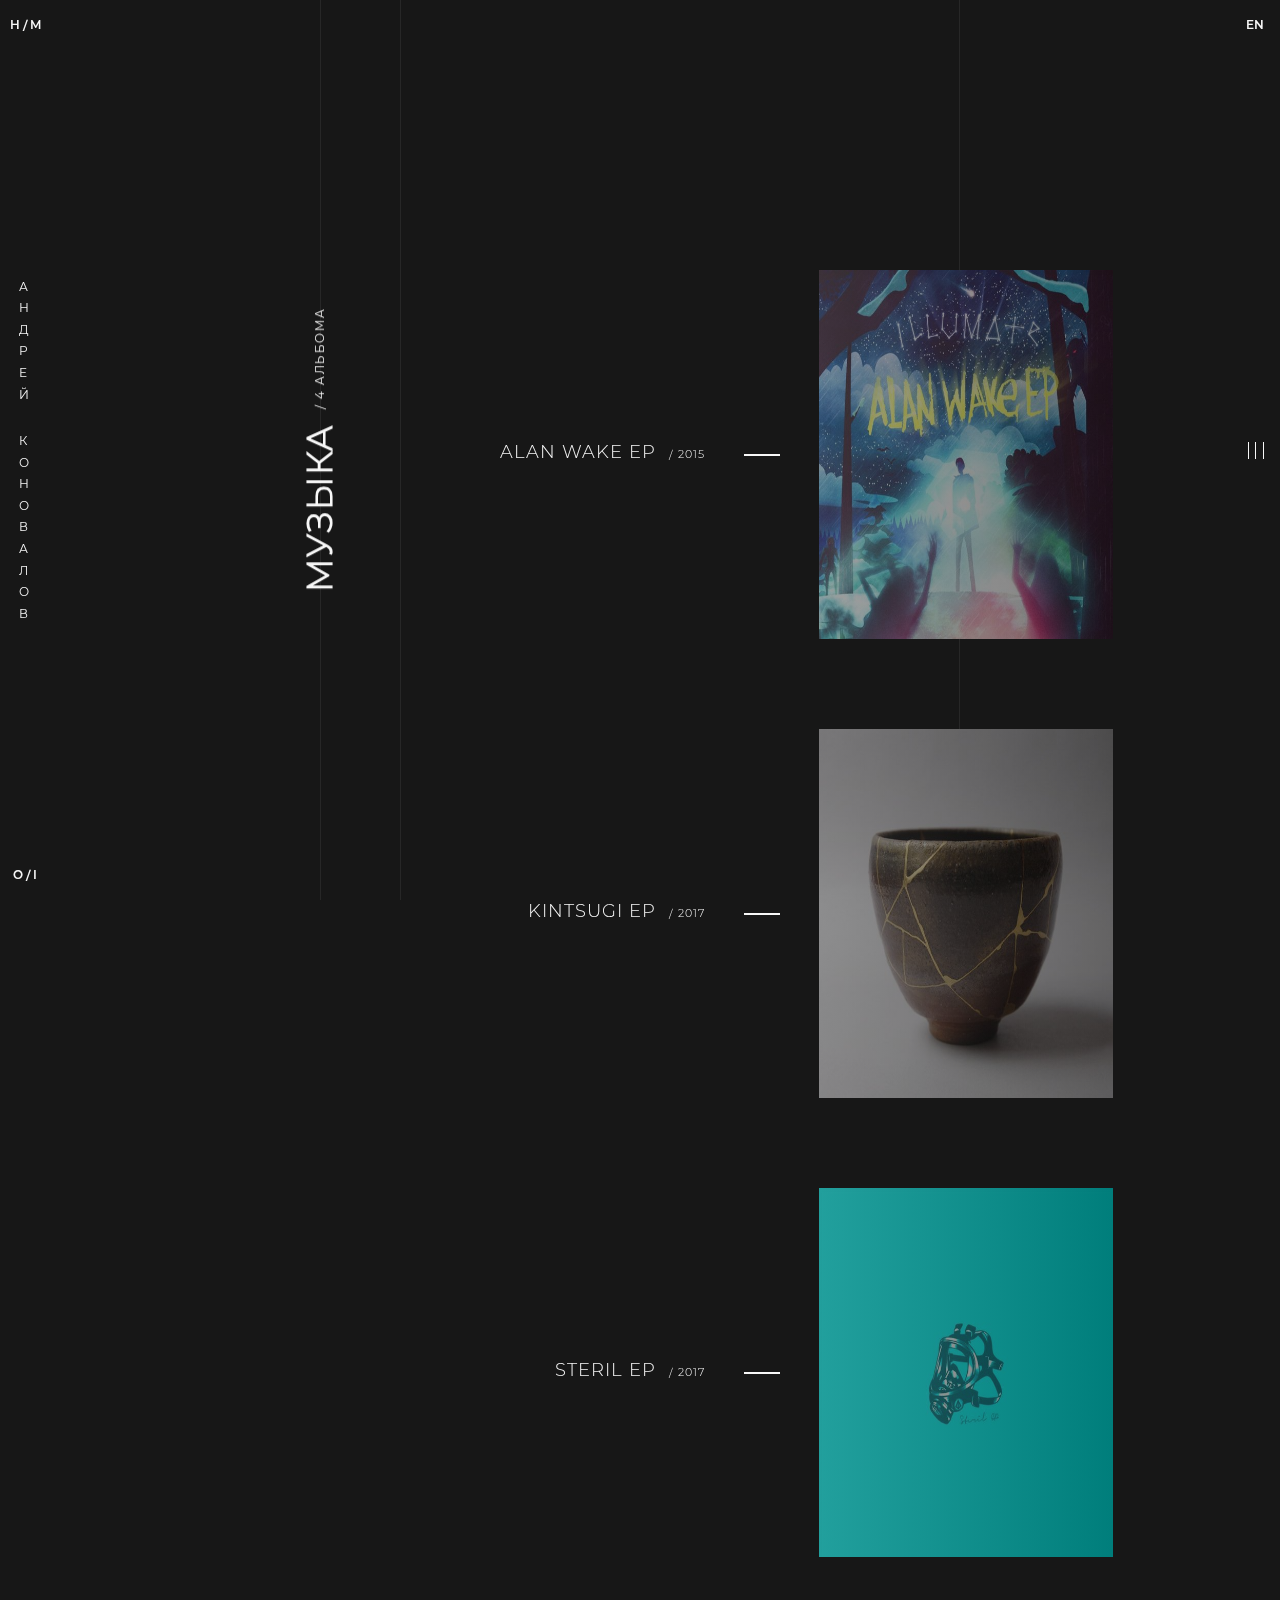
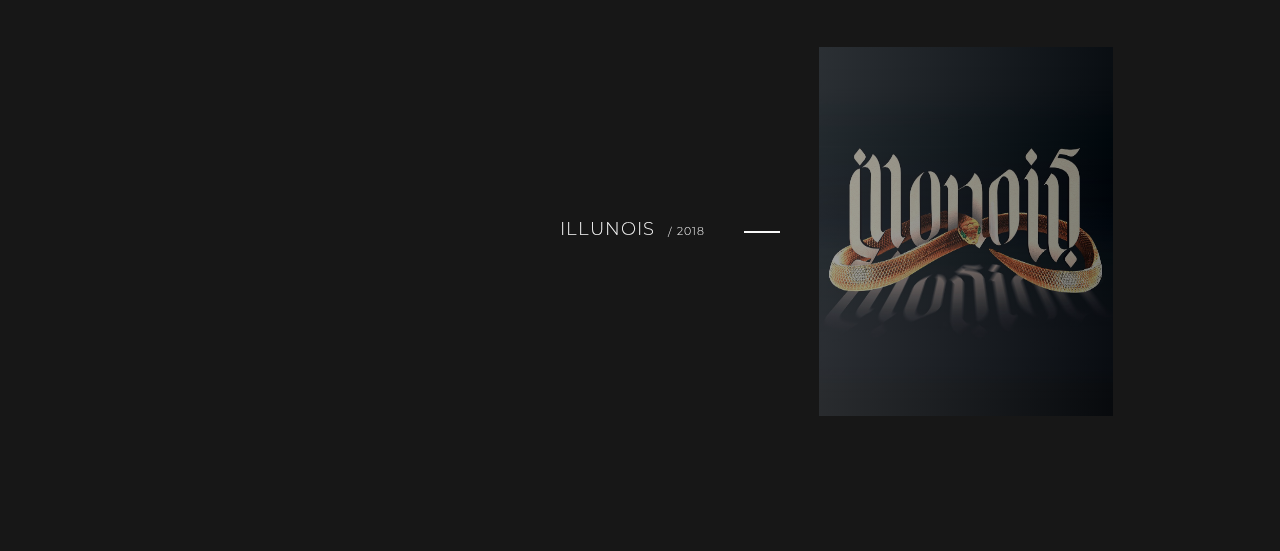
<file: music-page.html>
<!DOCTYPE html>
<html lang="ru">

<head>

    <meta charset="utf-8">

    <title>ILLUMATE/ Музыка</title>
    <meta name="description" content="">

    <meta http-equiv="X-UA-Compatible" content="IE=edge">
    <meta name="viewport" content="width=device-width, initial-scale=1, maximum-scale=1">

    <meta property="og:image" content="path/to/image.jpg">
    <link rel="shortcut icon" href="img/favicon/favicon.ico" type="image/x-icon">
    <link rel="apple-touch-icon" href="img/favicon/apple-touch-icon.png">
    <link rel="apple-touch-icon" sizes="72x72" href="img/favicon/apple-touch-icon-72x72.png">
    <link rel="apple-touch-icon" sizes="114x114" href="img/favicon/apple-touch-icon-114x114.png">

    <!-- Chrome, Firefox OS and Opera -->
    <meta name="theme-color" content="#000">
    <!-- Windows Phone -->
    <meta name="msapplication-navbutton-color" content="#000">
    <!-- iOS Safari -->
    <meta name="apple-mobile-web-app-status-bar-style" content="#000">

    <link rel="stylesheet" href="css/main.min.css">

</head>

<body>
    <div class="name-title">
        <span class="name-content">
            <span class="char">А</span>
            <span class="char">Н</span>
            <span class="char">Д</span>
            <span class="char">Р</span>
            <span class="char">Е</span>
            <span class="char">Й</span>
            <span>&nbsp</span>
            <span class="char">К</span>
            <span class="char">О</span>
            <span class="char">Н</span>
            <span class="char">О</span>
            <span class="char">В</span>
            <span class="char">А</span>
            <span class="char">Л</span>
            <span class="char">О</span>
            <span class="char">В</span>
        </span>
    </div>

    <div class="page-controls">
        <a href="./" class="home-btn ct">h / m</a>

        <a href="https://osorina.github.io/" class="dev-link ct">O / I</a>
        <a href="#" class="lang-switcher page-link ct">EN</a>

        <div class="menu-trigger ct">
            <span></span>
            <span></span>
            <span></span>
        </div>

    </div>
    <div class="menu-wrap">
        <div class="outer">
            <div class="inner" >
                <ul class="nav">
                    <li><a href="./" class="page-link">Главная</a></li>
                    <li class="active"><a href="music-page.html" class="page-link">Музыка</a></li>
                    <li><a href="video-page.html" class="page-link">Видео</a></li>
                    <li><a href="biography.html" class="page-link">Биография</a></li>
                    <li><a href="contacts.html" class="page-link">Контакты</a></li>
                </ul>
            </div>
        </div>
    </div>
    <div class="lines">
        <div class="line"></div>
        <div class="line"></div>
        <div class="progress-bar"><div class="inner"></div></div>
    </div>
    <div class="music-page page-container">
        <div class="content">
            <div class="page-name">
                <div class="outer">
                    <div class="inner">
                        <h1 class="name">Музыка</h1>
                        <span class="name-desc">/ 4 альбома</span>
                    </div>
                </div>
            </div>
            <div class="content-item-list">
                <div class="content-item">
                    <div class="desc-box">
                        Alan Wake Ep
                        <span>/ 2015</span>
                    </div>
                    <div class="devider"></div>
                    <div class="media-box box-start">
                        <a href="Alan-Wake.html" class="page-link">
                            <img src="img/albums/aw-cover.jpg">
                        </a>
                    </div>
                </div>
                <div class="content-item">
                    <div class="desc-box">
                        Kintsugi EP
                        <span>/ 2017</span>
                    </div>
                    <div class="devider"></div>
                    <div class="media-box box-start">
                        <a href="Kintsugi.html" class="page-link">
                            <img src="img/albums/kintsugi-cover.jpg">
                        </a>
                    </div>
                </div>
                <div class="content-item">
                    <div class="desc-box">
                        Steril EP
                        <span>/ 2017</span>
                    </div>
                    <div class="devider"></div>
                    <div class="media-box box-start">
                        <a href="Steril.html" class="page-link">
                            <img src="img/albums/steril-cover.jpg">
                        </a>
                    </div>
                </div>
                <div class="content-item">
                    <div class="desc-box">
                        Illunois
                        <span>/ 2018</span>
                    </div>
                    <div class="devider"></div>
                    <div class="media-box box-start">
                        <a href="Illunois.html" class="page-link">
                            <img src="img/albums/illunois-cover.jpg">
                        </a>
                    </div>
                </div>
            </div>

        </div>
    </div>

    <script src="js/scripts.min.js"></script>

</body>
</html>
</file>
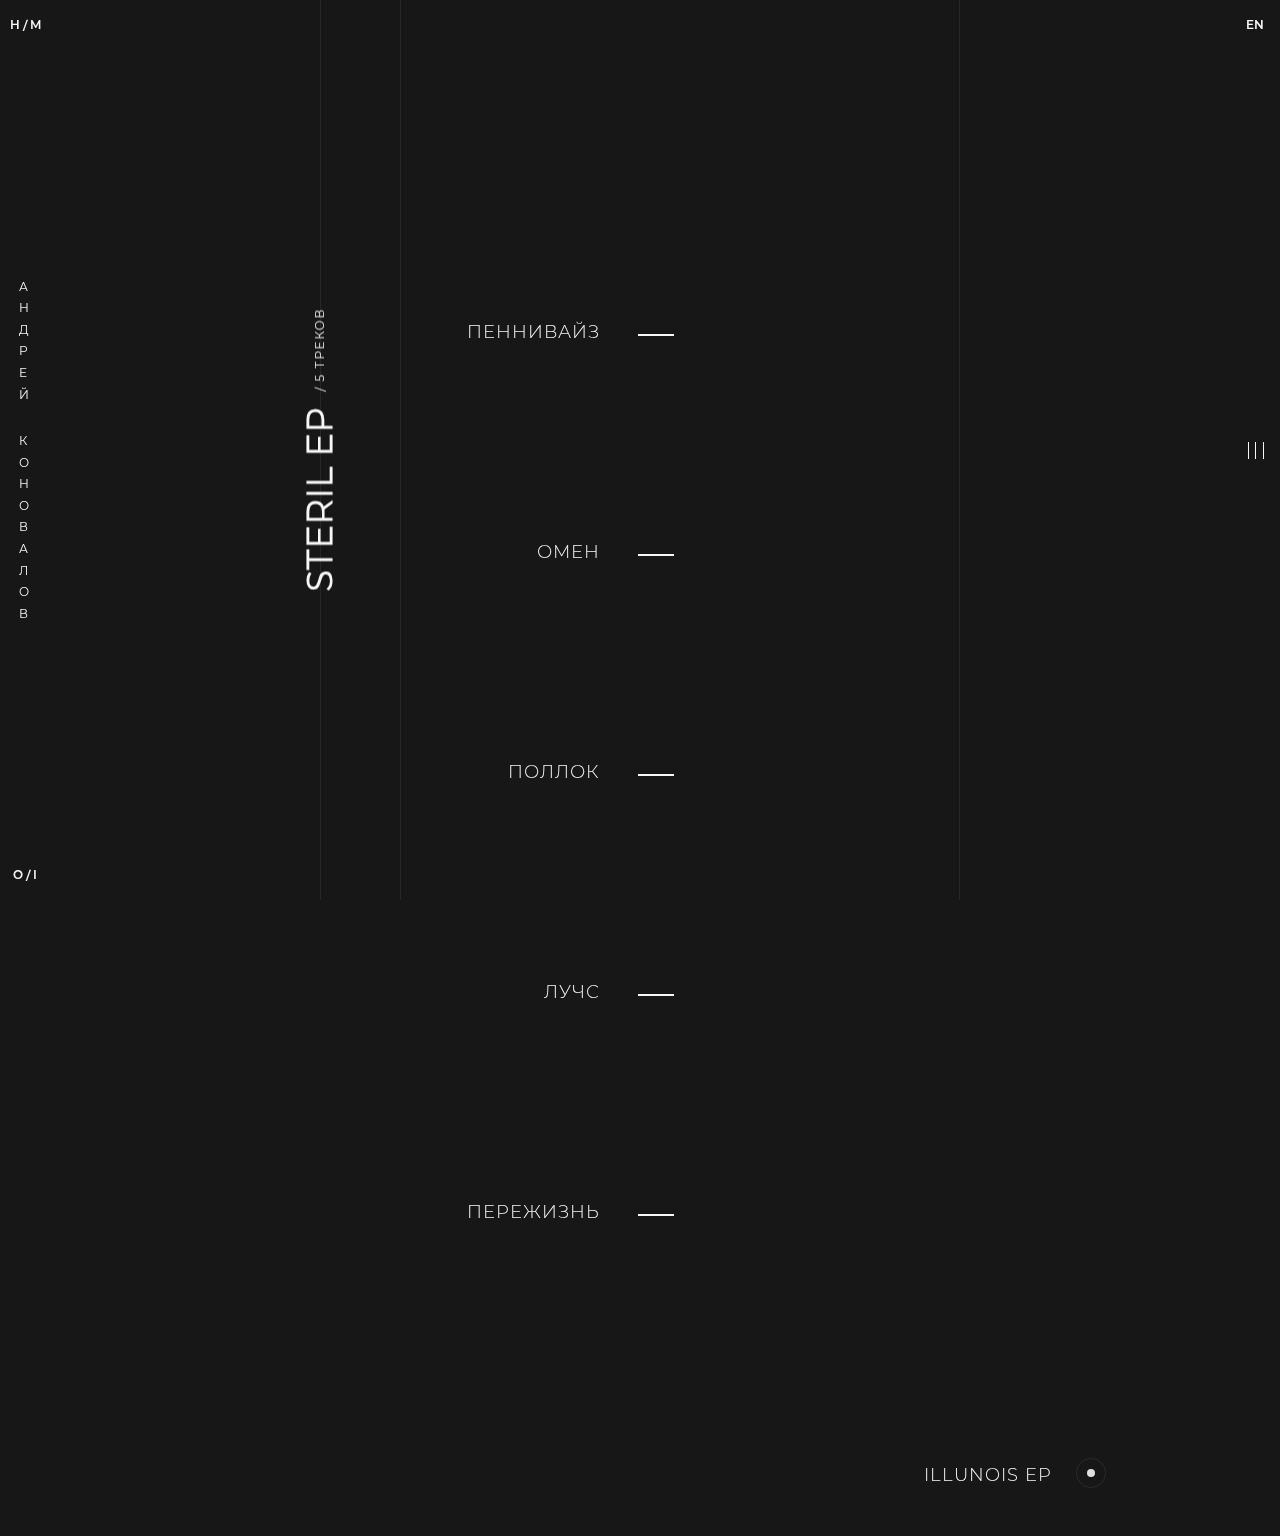
<file: Steril.html>
<!DOCTYPE html>
<html lang="ru">

<head>

    <meta charset="utf-8">

    <title>ILLUMATE/ Steril EP</title>
    <meta name="description" content="">

    <meta http-equiv="X-UA-Compatible" content="IE=edge">
    <meta name="viewport" content="width=device-width, initial-scale=1, maximum-scale=1">

    <meta property="og:image" content="path/to/image.jpg">
    <link rel="shortcut icon" href="img/favicon/favicon.ico" type="image/x-icon">
    <link rel="apple-touch-icon" href="img/favicon/apple-touch-icon.png">
    <link rel="apple-touch-icon" sizes="72x72" href="img/favicon/apple-touch-icon-72x72.png">
    <link rel="apple-touch-icon" sizes="114x114" href="img/favicon/apple-touch-icon-114x114.png">

    <!-- Chrome, Firefox OS and Opera -->
    <meta name="theme-color" content="#000">
    <!-- Windows Phone -->
    <meta name="msapplication-navbutton-color" content="#000">
    <!-- iOS Safari -->
    <meta name="apple-mobile-web-app-status-bar-style" content="#000">

    <link rel="stylesheet" href="css/main.min.css">

</head>

<body>
    <div class="name-title">
        <span class="name-content">
            <span class="char">А</span>
            <span class="char">Н</span>
            <span class="char">Д</span>
            <span class="char">Р</span>
            <span class="char">Е</span>
            <span class="char">Й</span>
            <span>&nbsp</span>
            <span class="char">К</span>
            <span class="char">О</span>
            <span class="char">Н</span>
            <span class="char">О</span>
            <span class="char">В</span>
            <span class="char">А</span>
            <span class="char">Л</span>
            <span class="char">О</span>
            <span class="char">В</span>
        </span>
    </div>

    <div class="page-controls">
        <a href="./" class="home-btn ct">h / m</a>

        <a href="https://osorina.github.io/" class="dev-link ct">O / I</a>
        <a href="en/Steril.html" class="lang-switcher page-link ct">EN</a>

        <div class="menu-trigger ct">
            <span></span>
            <span></span>
            <span></span>
        </div>

    </div>
    <div class="menu-wrap">
        <div class="outer">
            <div class="inner">
                <ul class="nav">
                    <li><a href="./" class="page-link">Главная</a></li>
                    <li><a href="music-page.html" class="page-link">Музыка</a></li>
                    <li><a href="video-page.html" class="page-link">Видео</a></li>
                    <li><a href="biography.html" class="page-link">Биография</a></li>
                    <li><a href="contacts.html" class="page-link">Контакты</a></li>
                </ul>
            </div>
        </div>
    </div>
    <div class="lines">
        <div class="line"></div>
        <div class="line"></div>
        <div class="progress-bar">
            <div class="inner"></div>
        </div>
    </div>


    <div class="album-page page-container">
        <div class="content">
            <div class="page-name">
                <div class="outer">
                    <div class="inner">
                        <h1 class="name">Steril EP</h1>
                        <span class="name-desc">/ 5 треков</span>
                    </div>
                </div>
            </div>
            <div class="content-item-list">
                <div class="content-item">
                    <div class="desc-box">
                        Пеннивайз
                    </div>
                    <div class="devider"></div>
                    <div class="media-box box-inner">
                        <iframe width="100%" height="166" scrolling="no" frameborder="no" allow="autoplay"
                        src="https://w.soundcloud.com/player/?url=https%3A//api.soundcloud.com/tracks/333191739&color=%23171717&auto_play=false&hide_related=false&show_comments=true&show_user=true&show_reposts=false&show_teaser=true">
                    </iframe>
                </div>
            </div>
            <div class="content-item">
                <div class="desc-box">
                    Омен
                </div>
                <div class="devider"></div>
                <div class="media-box box-inner">
                    <iframe width="100%" height="166" scrolling="no" frameborder="no" allow="autoplay"
                    src="https://w.soundcloud.com/player/?url=https%3A//api.soundcloud.com/tracks/333192080&color=%23171717&auto_play=false&hide_related=false&show_comments=true&show_user=true&show_reposts=false&show_teaser=true">

                </iframe>
            </div>
        </div>
        <div class="content-item">
            <div class="desc-box">
                Поллок
            </div>
            <div class="devider"></div>
            <div class="media-box box-inner">
                <iframe width="100%" height="166" scrolling="no" frameborder="no" allow="autoplay"
                src="https://w.soundcloud.com/player/?url=https%3A//api.soundcloud.com/tracks/333192477&color=%23171717&auto_play=false&hide_related=false&show_comments=true&show_user=true&show_reposts=false&show_teaser=true">
            </iframe>
        </div>
    </div>
    <div class="content-item">
        <div class="desc-box">
            Лучс
        </div>
        <div class="devider"></div>
        <div class="media-box box-inner">
            <iframe width="100%" height="166" scrolling="no" frameborder="no" allow="autoplay"
            src="https://w.soundcloud.com/player/?url=https%3A//api.soundcloud.com/tracks/333192606&color=%23171717&auto_play=false&hide_related=false&show_comments=true&show_user=true&show_reposts=false&show_teaser=true">
        </iframe>
    </div>
</div>

<div class="content-item">
    <div class="desc-box">
        Пережизнь
    </div>
    <div class="devider"></div>
    <div class="media-box box-inner">
        <iframe width="100%" height="166" scrolling="no" frameborder="no" allow="autoplay"
        src="https://w.soundcloud.com/player/?url=https%3A//api.soundcloud.com/tracks/333193097&color=%23171717&auto_play=false&hide_related=false&show_comments=true&show_user=true&show_reposts=false&show_teaser=true">
    </iframe>
</div>
</div>
<div class="content-item">
    <div class="desc-box">
        Illunois EP
    </div>
    <a href="Illunois.html" class="page-link">
        <div class="link-btn"></div>
    </a>
</div>
</div>

</div>
</div>

<script src="js/scripts.min.js"></script>

</body>

</html>
</file>
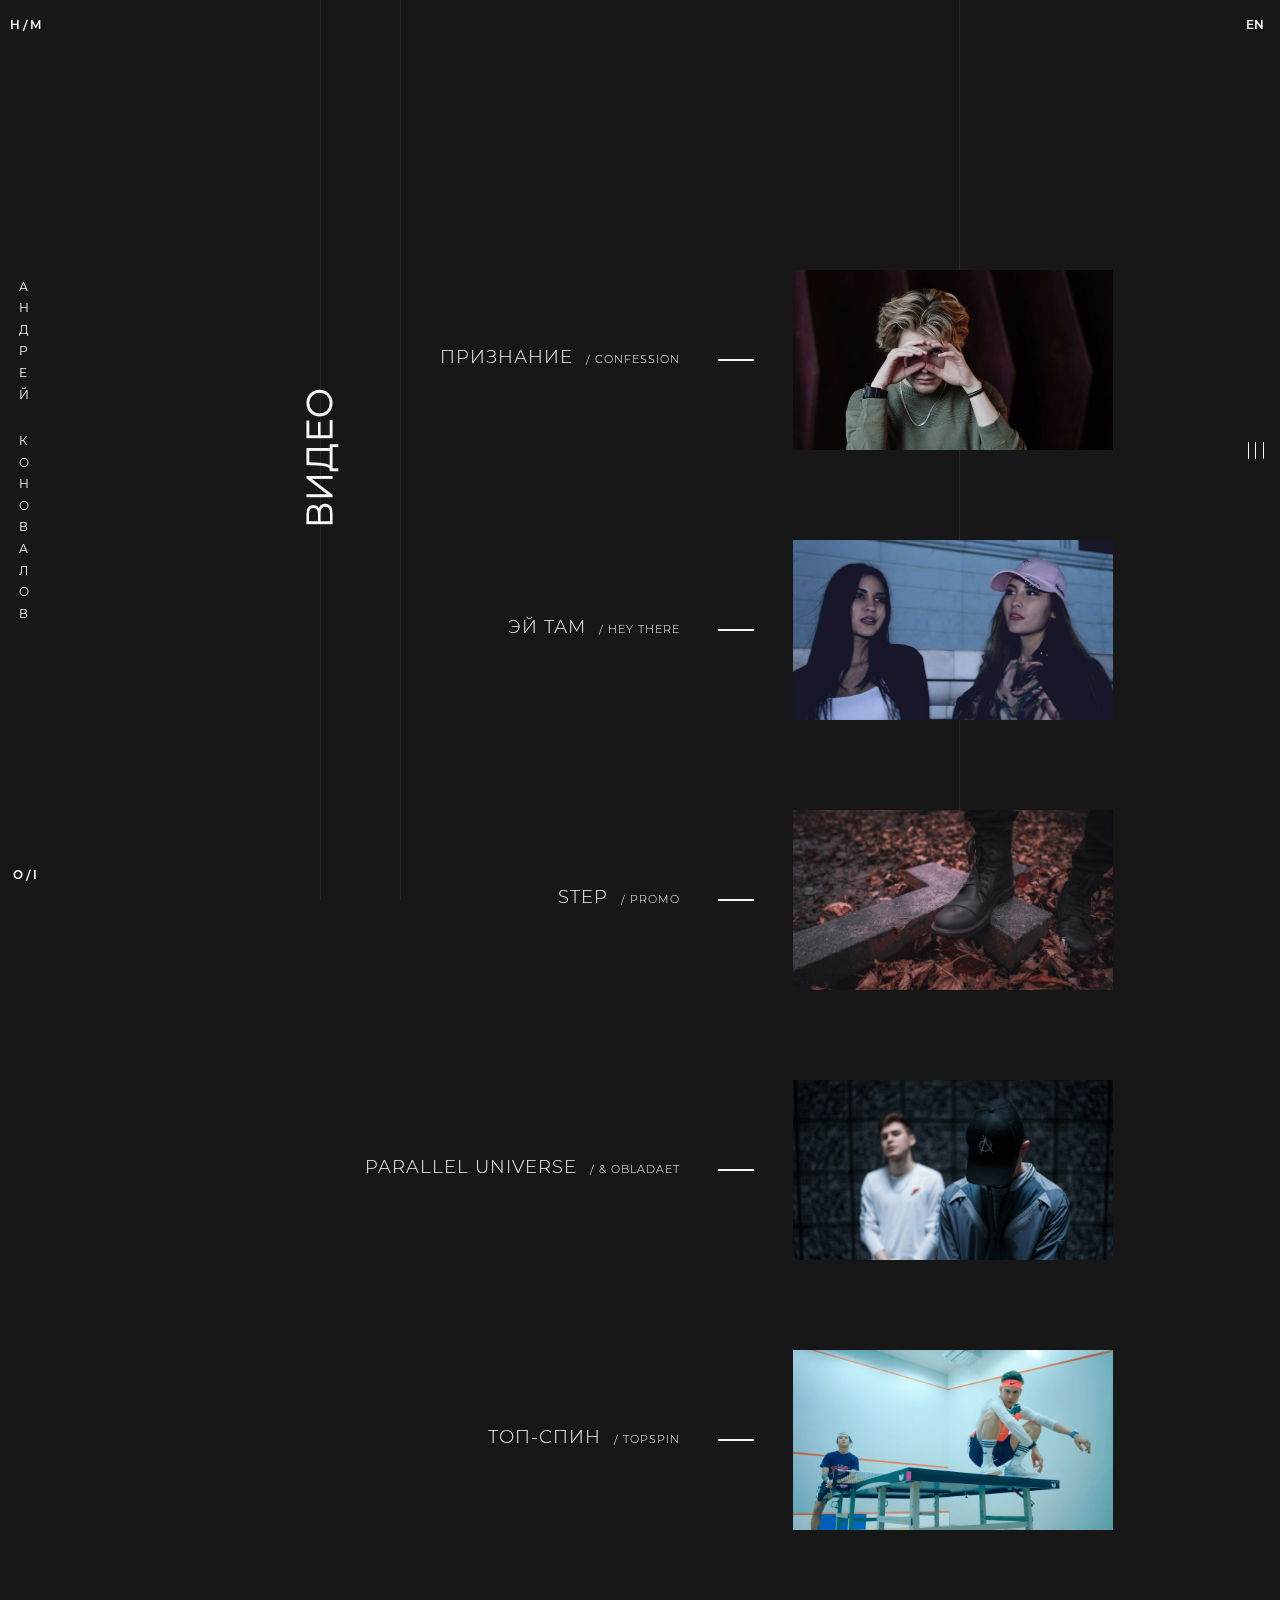
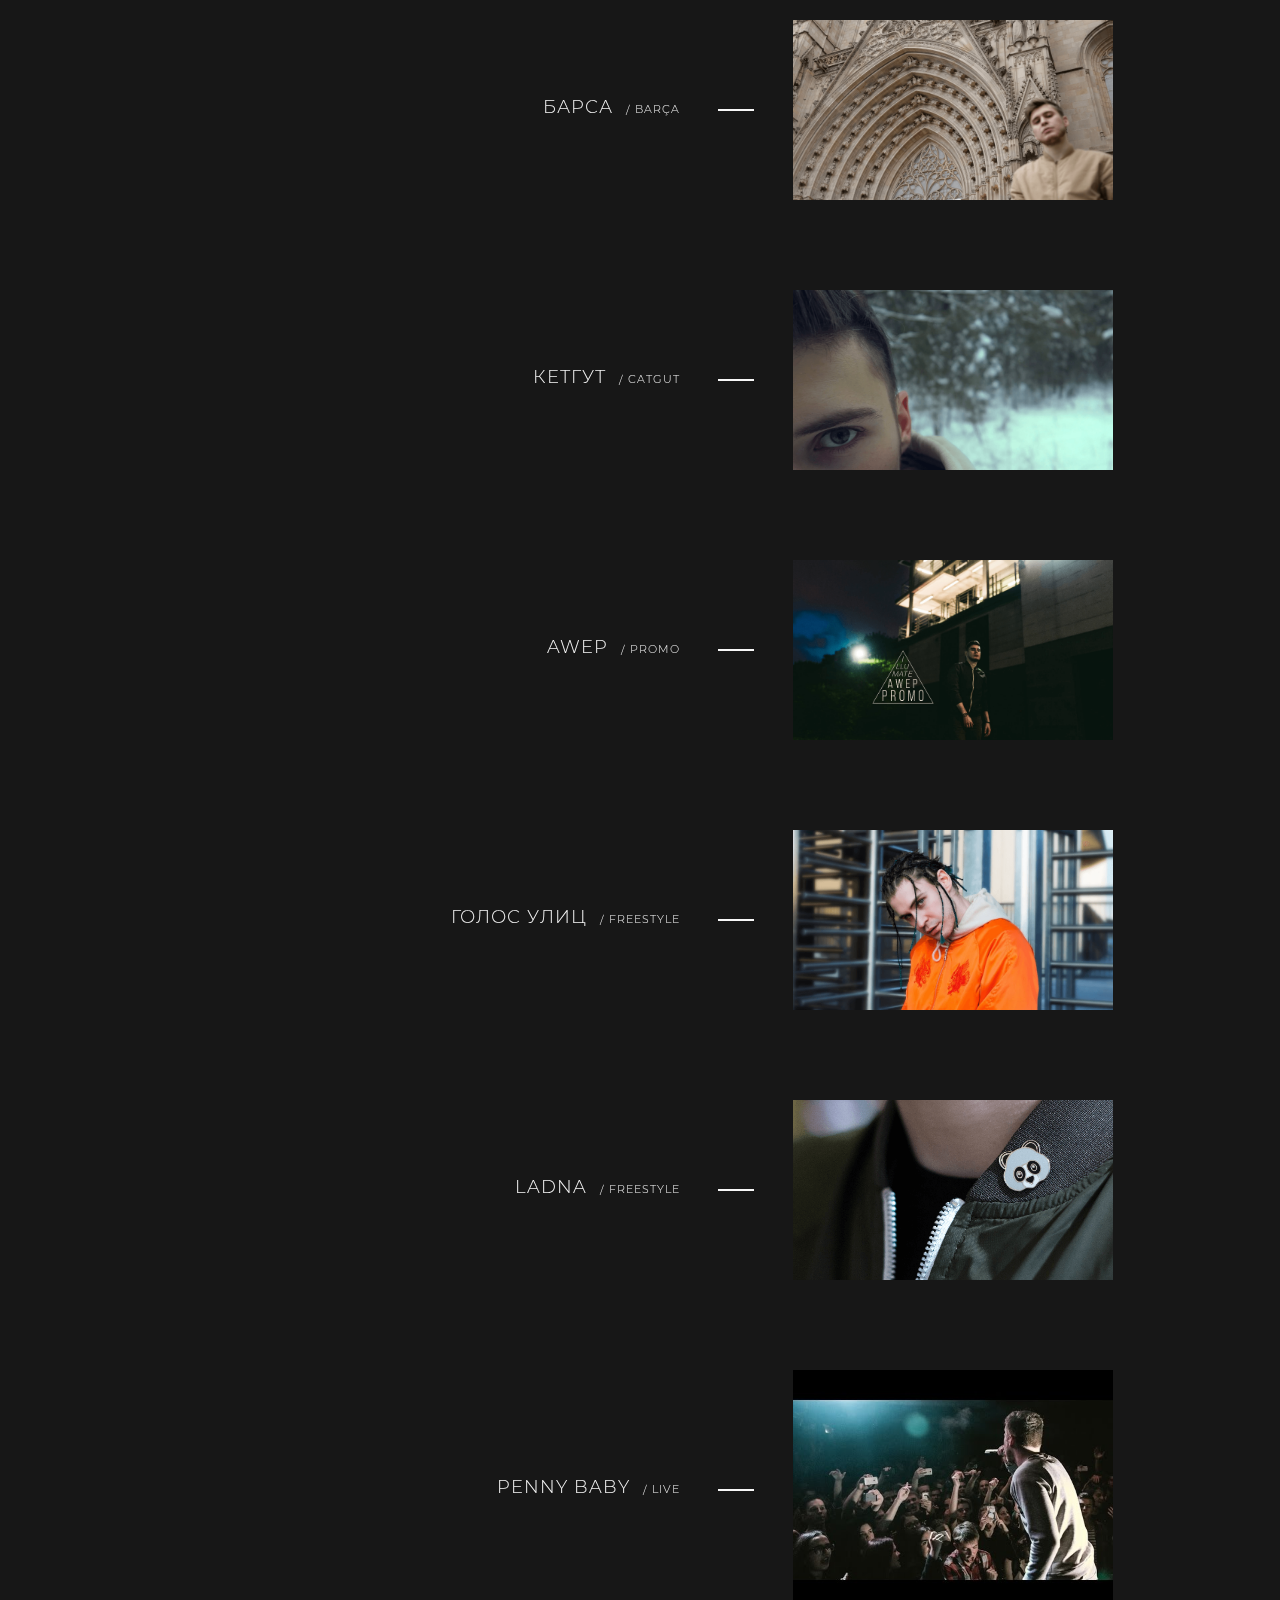
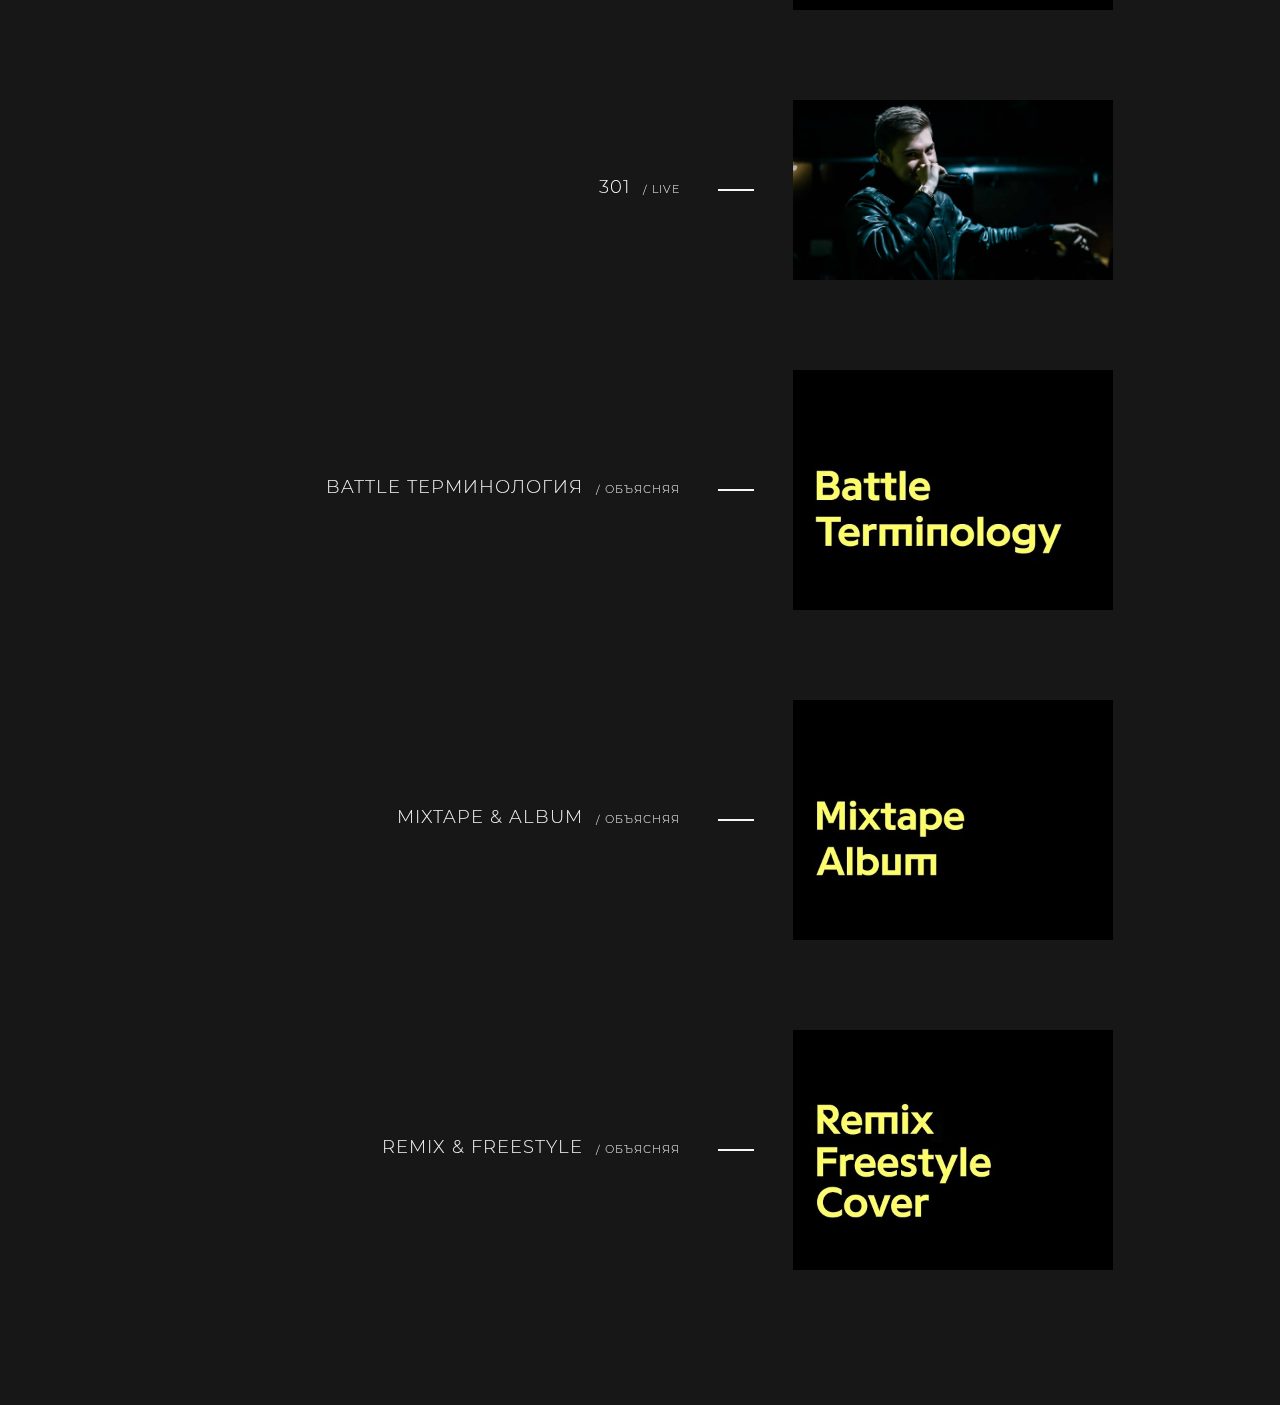
<file: video-page.html>
<!DOCTYPE html>
<html lang="ru">

<head>
    <meta charset="utf-8">
    <title>ILLUMATE/ Видео</title>
    <meta name="description" content="">

    <meta http-equiv="X-UA-Compatible" content="IE=edge">
    <meta name="viewport" content="width=device-width, initial-scale=1, maximum-scale=1">

    <meta property="og:image" content="path/to/image.jpg">
    <link rel="shortcut icon" href="img/favicon/favicon.ico" type="image/x-icon">
    <link rel="apple-touch-icon" href="img/favicon/apple-touch-icon.png">
    <link rel="apple-touch-icon" sizes="72x72" href="img/favicon/apple-touch-icon-72x72.png">
    <link rel="apple-touch-icon" sizes="114x114" href="img/favicon/apple-touch-icon-114x114.png">

    <!-- Chrome, Firefox OS and Opera -->
    <meta name="theme-color" content="#000">
    <!-- Windows Phone -->
    <meta name="msapplication-navbutton-color" content="#000">
    <!-- iOS Safari -->
    <meta name="apple-mobile-web-app-status-bar-style" content="#000">

    <link rel="stylesheet" href="css/main.min.css">

</head>

<body>
    <div class="name-title">
        <span class="name-content">
            <span class="char">А</span>
            <span class="char">Н</span>
            <span class="char">Д</span>
            <span class="char">Р</span>
            <span class="char">Е</span>
            <span class="char">Й</span>
            <span>&nbsp</span>
            <span class="char">К</span>
            <span class="char">О</span>
            <span class="char">Н</span>
            <span class="char">О</span>
            <span class="char">В</span>
            <span class="char">А</span>
            <span class="char">Л</span>
            <span class="char">О</span>
            <span class="char">В</span>
        </span>
    </div>

    <div class="page-controls">
        <a href="./" class="home-btn ct">h / m</a>

        <a href="https://osorina.github.io/" class="dev-link ct">O / I</a>
        <a href="en/video-page.html" class="lang-switcher page-link ct">EN</a>

        <div class="menu-trigger ct">
            <span></span>
            <span></span>
            <span></span>
        </div>

    </div>
    <div class="menu-wrap">
        <div class="outer">
            <div class="inner">
                <ul class="nav">
                    <li><a href="./" class="page-link">Главная</a></li>
                    <li><a href="music-page.html" class="page-link">Музыка</a></li>
                    <li class="active"><a href="video-page.html" class="page-link">Видео</a></li>
                    <li><a href="biography.html" class="page-link">Биография</a></li>
                    <li><a href="contacts.html" class="page-link">Контакты</a></li>
                </ul>
            </div>
        </div>
    </div>
    <div class="lines">
        <div class="line"></div>
        <div class="line"></div>
        <div class="progress-bar">
            <div class="inner"></div>
        </div>
    </div>
    <div class="video-page page-container">
        <div class="content">
            <div class="page-name">
                <div class="outer">
                    <div class="inner">
                        <h1 class="name">Видео</h1>
                        <span class="name-desc"></span>
                    </div>
                </div>
            </div>

            <div class="content-item-list">
                <div class="content-item">
                    <div class="desc-box">
                        Признание
                        <span>/ Confession</span>
                    </div>
                    <div class="devider"></div>
                    <div class="media-box js-modal-btn" data-video-id="GxpldsOM8yg">
                        <img src="img/video thumbs/confession.jpg">
                    </div>
                </div>

                <div class="content-item">
                    <div class="desc-box">
                        Эй там
                        <span>/ Hey there</span>
                    </div>
                    <div class="devider"></div>
                    <div class="media-box js-modal-btn" data-video-id="vhxhhPbHaxc">
                        <img src="img/video thumbs/hey_there.jpg">
                    </div>
                </div>

                <div class="content-item">
                    <div class="desc-box">
                        StEP
                        <span>/ Promo</span>
                    </div>
                    <div class="devider"></div>
                    <div class="media-box js-modal-btn" data-video-id="6qlGplmivfE">
                        <img src="img/video thumbs/stEP.jpg">
                    </div>
                </div>

                <div class="content-item">
                    <div class="desc-box">
                        Parallel Universe
                        <span>/ & Obladaet</span>
                    </div>
                    <div class="devider"></div>
                    <div class="media-box js-modal-btn" data-video-id="iJNoha6hKoA">
                        <img src="img/video thumbs/universe.jpg">
                    </div>
                </div>


                <div class="content-item">
                    <div class="desc-box">
                        Топ-спин
                        <span>/ Topspin</span>
                    </div>
                    <div class="devider"></div>
                    <div class="media-box js-modal-btn" data-video-id="I55kt515z0M">
                        <img src="img/video thumbs/top_s.jpg">
                    </div>
                </div>


                <div class="content-item">
                    <div class="desc-box">
                        Барса
                        <span>/ Barça</span>
                    </div>
                    <div class="devider"></div>
                    <div class="media-box js-modal-btn" data-video-id="h4u2bBoCmhc">
                        <img src="img/video thumbs/bars.jpg">
                    </div>
                </div>

                <div class="content-item">
                    <div class="desc-box">
                        Кетгут
                        <span>/ Catgut</span>
                    </div>
                    <div class="devider"></div>
                    <div class="media-box js-modal-btn" data-video-id="N3k8T8rM85U">
                        <img src="img/video thumbs/catgut.jpg">
                    </div>
                </div>


                <div class="content-item">
                    <div class="desc-box">
                        AWEP
                        <span>/ Promo</span>
                    </div>
                    <div class="devider"></div>
                    <div class="media-box js-modal-btn" data-video-id="06PRDlUAscw">
                        <img src="img/video thumbs/awep.jpg">
                    </div>
                </div>


                <div class="content-item">
                    <div class="desc-box">
                        Голос улиц
                        <span>/ Freestyle</span>
                    </div>
                    <div class="devider"></div>
                    <div class="media-box js-modal-btn" data-video-id="v8afeXsmSE8">
                        <img src="img/video thumbs/voice.jpg">
                    </div>
                </div>

                <div class="content-item">
                    <div class="desc-box">
                        Ladna
                        <span>/ Freestyle</span>
                    </div>
                    <div class="devider"></div>
                    <div class="media-box js-modal-btn" data-video-id="CLtxB6CyzII">
                        <img src="img/video thumbs/ladna.jpg">
                    </div>
                </div>

                <div class="content-item">
                    <div class="desc-box">
                        Penny Baby
                        <span>/ Live</span>
                    </div>
                    <div class="devider"></div>
                    <div class="media-box js-modal-btn" data-video-id="RzCTVfktnU4">
                        <img src="img/video thumbs/penny.jpg">
                    </div>
                </div>

                <div class="content-item">
                    <div class="desc-box">
                        301
                        <span>/ Live</span>
                    </div>
                    <div class="devider"></div>
                    <div class="media-box js-modal-btn" data-video-id="MgkJ3Syfjs0">
                        <img src="img/video thumbs/301.jpg">
                    </div>
                </div>

                <div class="content-item">
                    <div class="desc-box">
                        Battle терминология
                        <span>/ объясняя</span>
                    </div>
                    <div class="devider"></div>
                    <div class="media-box js-modal-btn" data-video-id="c6AtEME3yq8">
                        <img src="img/video thumbs/battle-term.jpg">
                    </div>
                </div>

                <div class="content-item">
                    <div class="desc-box">
                        Mixtape & album
                        <span>/ объясняя</span>
                    </div>
                    <div class="devider"></div>
                    <div class="media-box js-modal-btn" data-video-id="6uxFPUz2gUM">
                        <img src="img/video thumbs/mixtape-term.jpg">
                    </div>
                </div>

                <div class="content-item">
                    <div class="desc-box">
                        Remix & freestyle
                        <span>/ объясняя</span>
                    </div>
                    <div class="devider"></div>
                    <div class="media-box js-modal-btn" data-video-id="OELYCGGRTtc">
                        <img src="img/video thumbs/remix_term.jpg">
                    </div>
                </div>

            </div>

        </div>
    </div>

    <script src="js/scripts.min.js"></script>

</body>

</html>
</file>
<file: css/main.min.css>
@keyframes modal-video{from{opacity:0}to{opacity:1}}@keyframes modal-video-inner{from{transform:translate(0,100px)}to{transform:translate(0,0)}}.modal-video{position:fixed;top:0;left:0;width:100%;height:100%;background-color:rgba(0,0,0,.5);z-index:1000000;cursor:pointer;opacity:1;animation-timing-function:ease-out;animation-duration:.3s;animation-name:modal-video;-webkit-transition:opacity .3s ease-out;-moz-transition:opacity .3s ease-out;-ms-transition:opacity .3s ease-out;-o-transition:opacity .3s ease-out;transition:opacity .3s ease-out}.modal-video-close{opacity:0}.modal-video-close .modal-video-movie-wrap{-webkit-transform:translate(0,100px);-moz-transform:translate(0,100px);-ms-transform:translate(0,100px);-o-transform:translate(0,100px);transform:translate(0,100px)}.modal-video-body{max-width:940px;width:100%;height:100%;margin:0 auto;display:table}.modal-video-inner{display:table-cell;vertical-align:middle;width:100%;height:100%}.modal-video-movie-wrap{width:100%;height:0;position:relative;padding-bottom:56.25%;background-color:#333;animation-timing-function:ease-out;animation-duration:.3s;animation-name:modal-video-inner;-webkit-transform:translate(0,0);-moz-transform:translate(0,0);-ms-transform:translate(0,0);-o-transform:translate(0,0);transform:translate(0,0);-webkit-transition:-webkit-transform .3s ease-out;-moz-transition:-moz-transform .3s ease-out;-ms-transition:-ms-transform .3s ease-out;-o-transition:-o-transform .3s ease-out;transition:transform .3s ease-out}.modal-video-movie-wrap iframe{position:absolute;top:0;left:0;width:100%;height:100%}.modal-video-close-btn{position:absolute;z-index:2;top:-35px;right:-35px;display:inline-block;width:35px;height:35px;overflow:hidden;border:none;background:0 0}.modal-video-close-btn:before{transform:rotate(45deg)}.modal-video-close-btn:after{transform:rotate(-45deg)}.modal-video-close-btn:after,.modal-video-close-btn:before{content:'';position:absolute;height:2px;width:100%;top:50%;left:0;margin-top:-1px;background:#fff;border-radius:5px;margin-top:-6px}@font-face{font-family:"Montserrat Light";font-weight:light;font-style:normal;src:url(../fonts/Montserrat/light/montserrat-light.eot);src:url(../fonts/Montserrat/light/montserrat-light.eot?#iefix) format("embedded-opentype"),url(../fonts/Montserrat/light/montserrat-light.woff) format("woff"),url(../fonts/Montserrat/light/montserrat-light.ttf) format("truetype")}@font-face{font-family:"Montserrat Regular";font-weight:regular;font-style:normal;src:url(../fonts/Montserrat/regular/montserrat-regular.eot);src:url(../fonts/Montserrat/regular/montserrat-regular.eot?#iefix) format("embedded-opentype"),url(../fonts/Montserrat/regular/montserrat-regular.woff) format("woff"),url(../fonts/Montserrat/regular/montserrat-regular.ttf) format("truetype")}@font-face{font-family:"Montserrat Semi-Bold";font-weight:600;font-style:normal;src:url(../fonts/Montserrat/semi-bold/montserrat-semibold.eot);src:url(../fonts/Montserrat/semi-bold/montserrat-semibold.eot?#iefix) format("embedded-opentype"),url(../fonts/Montserrat/semi-bold/montserrat-semibold.woff) format("woff"),url(../fonts/Montserrat/semi-bold/montserrat-semibold.ttf) format("truetype")}*{-webkit-box-sizing:border-box;box-sizing:border-box}::after,::before{-webkit-box-sizing:border-box;box-sizing:border-box}::-webkit-input-placeholder{color:#666;opacity:1}:-moz-placeholder{color:#666;opacity:1}::-moz-placeholder{color:#666;opacity:1}:-ms-input-placeholder{color:#666;opacity:1}body input:focus:required:invalid,body textarea:focus:required:invalid{color:#666}body input:required:valid,body textarea:required:valid{color:#666}body,html{height:100%}body::-webkit-scrollbar,html::-webkit-scrollbar{width:0;height:0}body{width:100%;position:relative;line-height:1.7;font-family:"Montserrat Regular",sans-serif;overflow:auto;margin:0;padding:0;font-size:12px;background:#171717;color:#f7f7f7;cursor:default!important;text-transform:uppercase;scroll-behavior:smooth;-webkit-font-smoothing:antialiased;-moz-osx-font-smoothing:grayscale}body.playing .audio-outer .bars{-webkit-transform:translateY(-50%) translateX(-50%);-ms-transform:translateY(-50%) translateX(-50%);transform:translateY(-50%) translateX(-50%);opacity:1}body.playing .audio-outer span{color:#171717;-webkit-transform:translateY(15%);-ms-transform:translateY(15%);transform:translateY(15%);opacity:0}body.beforePreload{height:100%}body.beforePreload .dev-link,body.beforePreload .home-btn,body.beforePreload .name-title{-webkit-transform:translateX(-55px);-ms-transform:translateX(-55px);transform:translateX(-55px)}body.beforePreload .audio-wrap,body.beforePreload .lang-switcher{-webkit-transform:translateX(55px);-ms-transform:translateX(55px);transform:translateX(55px)}body.beforePreload .start::before{opacity:0}body.beforePreload .content,body.beforePreload .lines,body.beforePreload .page-container,body.beforePreload .page-controls .ct.menu-trigger{opacity:0}body.beforePreload .page-controls .ct.menu-trigger.menu-active{opacity:1}body.beforePreload .page-controls .ct.menu-trigger.home-trig{-webkit-transform:translateX(0);-ms-transform:translateX(0);transform:translateX(0)}body.beforePreload .content-item:nth-of-type(2n+1){-webkit-transform:translateY(197px);-ms-transform:translateY(197px);transform:translateY(197px)}body.beforePreload .content-item:nth-of-type(2n){-webkit-transform:translateY(30px);-ms-transform:translateY(30px);transform:translateY(30px)}body.beforePreload .page-container .title-block .page-name:after{width:0}body.beforePreload .triangle{border:0 solid transparent}.content,.ct,.name-title,.page-container{-webkit-transition:opacity .75s linear,-webkit-transform .6s ease-out;transition:opacity .75s linear,-webkit-transform .6s ease-out;-o-transition:transform .6s ease-out,opacity .75s linear;transition:transform .6s ease-out,opacity .75s linear;transition:transform .6s ease-out,opacity .75s linear,-webkit-transform .6s ease-out}.content-item{-webkit-transform:translateY(0);-ms-transform:translateY(0);transform:translateY(0);-webkit-transition:1s ease all;-o-transition:1s ease all;transition:1s ease all}.img-responsive{display:block;max-width:100%;height:auto}.text-center{text-align:center}.noselect{-webkit-user-select:none;user-select:none;-ms-user-select:none;-moz-user-select:none;-moz-user-select--webkit-touch-callout:none;-moz-user-select--webkit-user-select:none;-moz-user-select--khtml-user-select:none;-moz-user-select--moz-user-select:none}::-moz-selection{background-color:teal;color:#fff}::selection{background-color:teal;color:#fff}a{text-decoration:none;color:#f7f7f7;cursor:default}.btn{padding:7px;border:1px solid #f7f7f7;width:-webkit-max-content;width:-moz-max-content;width:max-content;opacity:.3;-webkit-transition:all .47s linear;-o-transition:all .47s linear;transition:all .47s linear;line-height:1.35}.btn a{font-size:9px;letter-spacing:1px}.btn:hover{opacity:1}.menu-wrap{width:100%;height:100%;position:fixed;top:0;left:0;visibility:hidden;opacity:0;z-index:20;-webkit-transition:all .3s ease-in;-o-transition:all .3s ease-in;transition:all .3s ease-in;padding:0 50px;color:#f7f7f7}.menu-wrap.active{visibility:visible;opacity:1}.menu-wrap.active .outer{opacity:1}.menu-wrap .outer{display:table;text-align:center;width:100%;height:100%;position:relative}.menu-wrap .outer .inner{display:table-cell;vertical-align:middle;width:100%}.menu-wrap .outer .inner .nav{list-style-type:none;height:100%;width:100%;display:table;margin:0;padding:0;background-image:-webkit-linear-gradient(330deg,rgba(150,150,150,.5) 0,rgba(73,73,73,.65) 60%),url(../img/13.jpg);background-image:-o-linear-gradient(330deg,rgba(150,150,150,.5) 0,rgba(73,73,73,.65) 60%),url(../img/13.jpg);background-image:linear-gradient(120deg,rgba(150,150,150,.5) 0,rgba(73,73,73,.65) 60%),url(../img/13.jpg);-webkit-background-size:cover;background-size:cover;background-repeat:no-repeat}.menu-wrap .outer .inner .nav li{height:20%;margin-bottom:1px;vertical-align:middle;width:100%;overflow:hidden;position:relative}.menu-wrap .outer .inner .nav li::after{content:'';position:absolute;width:100%;height:1px;background:rgba(155,155,155,.2);bottom:0;left:0;z-index:5}.menu-wrap .outer .inner .nav li.active a{color:rgba(20,20,20,.5);pointer-events:none}.menu-wrap .page-link{font-family:"Montserrat Semi-Bold",sans-serif;font-size:100px;position:absolute;left:10%;bottom:-25%;text-align:left;-webkit-transition:all .47s linear;-o-transition:all .47s linear;transition:all .47s linear;z-index:1}.menu-wrap .page-link:hover{bottom: 0;}.ct,.name-title{z-index:11}.name-title{position:fixed;line-height:25px;left:19px;top:0;display:table;height:100%}.name-title .name-content{display:table-cell;vertical-align:middle}.name-title .name-content .char{display:block;line-height:1.8}.page-controls{overflow:hidden}.ct{position:fixed;line-height:50px;width:50px;height:50px;color:#f7f7f7;font-family:"Montserrat Semi-Bold",sans-serif;text-align:center}.ct:not(.audio-wrap):hover{-webkit-transform:scale(.9);-ms-transform:scale(.9);transform:scale(.9)}.ct.menu-trigger{top:0;right:0;bottom:0;margin:auto;z-index:21;opacity:1}.ct.menu-trigger.home-trig{-webkit-transform:translateX(50px);-ms-transform:translateX(50px);transform:translateX(50px);opacity:0}.ct.menu-trigger span{position:absolute;width:1px;height:17px;left:50%;top:33%;background:#f7f7f7;-webkit-transition:all .35s ease;-o-transition:all .35s ease;transition:all .35s ease}.ct.menu-trigger span:nth-child(2){margin-left:-15%}.ct.menu-trigger span:nth-child(3){margin-left:15%}.ct.menu-trigger.menu-active span:nth-child(1){-webkit-transform:rotate(45deg);-ms-transform:rotate(45deg);transform:rotate(45deg)}.ct.menu-trigger.menu-active span:nth-child(2){display:none}.ct.menu-trigger.menu-active span:nth-child(3){-webkit-transform:rotate(-45deg);-ms-transform:rotate(-45deg);transform:rotate(-45deg);margin-left:0}.ct.menu-trigger.mobile{margin:0;-webkit-transform:rotate(90deg);-ms-transform:rotate(90deg);transform:rotate(90deg);background:#fff}.ct.menu-trigger.mobile span{background:#000}.ct.home-btn{top:0;left:0}.ct.dev-link{bottom:0;left:0}.ct.audio-wrap{bottom:0;right:0;width:60px;height:60px;-webkit-transition:all .47s ease-out;-o-transition:all .47s ease-out;transition:all .47s ease-out}.ct.audio-wrap:hover{bottom:10px;right:10px}.ct.lang-switcher{top:0;right:0}.audio-outer{position:relative;width:100%;height:100%;-webkit-border-radius:100%;border-radius:100%;line-height:60px}.audio-outer::after,.audio-outer::before{content:'';position:absolute;-webkit-box-sizing:inherit;box-sizing:inherit;width:100%;height:100%;top:0;left:0;-webkit-border-radius:100%;border-radius:100%}.audio-outer::before{border:1px solid transparent}.audio-outer::after{border:0 solid transparent}.audio-outer:hover::before{border-top-color:rgba(255,255,255,.2);border-right-color:rgba(255,255,255,.2);border-bottom-color:rgba(255,255,255,.2);-webkit-transition:border-top-color .15s linear,border-right-color .15s linear .1s,border-bottom-color .15s linear .2s;-o-transition:border-top-color .15s linear,border-right-color .15s linear .1s,border-bottom-color .15s linear .2s;transition:border-top-color .15s linear,border-right-color .15s linear .1s,border-bottom-color .15s linear .2s}.audio-outer:hover::after{border-top:1px solid rgba(255,255,255,.2);border-left-width:1px;border-right-width:1px;-webkit-transform:rotate(270deg);-ms-transform:rotate(270deg);transform:rotate(270deg);-webkit-transition:border-left-width 0s linear .35s,-webkit-transform .4s linear 0s;transition:border-left-width 0s linear .35s,-webkit-transform .4s linear 0s;-o-transition:transform .4s linear 0s,border-left-width 0s linear .35s;transition:transform .4s linear 0s,border-left-width 0s linear .35s;transition:transform .4s linear 0s,border-left-width 0s linear .35s,-webkit-transform .4s linear 0s}.audio-outer span{-webkit-transition:all .35s ease-out;-o-transition:all .35s ease-out;transition:all .35s ease-out;position:absolute;width:100%;text-align:center;left:0}.audio-outer .bars{width:30px;overflow:hidden;height:20px;position:absolute;opacity:0;top:50%;left:50%;-webkit-transform:translateY(-100%) translateX(-50%);-ms-transform:translateY(-100%) translateX(-50%);transform:translateY(-100%) translateX(-50%);-webkit-transition:all .47s ease-out;-o-transition:all .47s ease-out;transition:all .47s ease-out}.audio-outer .bars .bar{bottom:0;width:1px;height:3px;background:#fff;position:absolute;-webkit-animation:a-bars 1s linear infinite alternate;animation:a-bars 1s linear infinite alternate}.audio-outer .bars .bar:nth-child(1){left:1px;-webkit-animation-duration:.4s;animation-duration:.4s}.audio-outer .bars .bar:nth-child(2){left:4px;-webkit-animation-duration:454ms;animation-duration:454ms}.audio-outer .bars .bar:nth-child(3){left:7px;-webkit-animation-duration:432ms;animation-duration:432ms}.audio-outer .bars .bar:nth-child(4){left:10px;-webkit-animation-duration:481ms;animation-duration:481ms}.audio-outer .bars .bar:nth-child(5){left:13px;-webkit-animation-duration:459ms;animation-duration:459ms}.audio-outer .bars .bar:nth-child(6){left:16px;-webkit-animation-duration:467ms;animation-duration:467ms}.audio-outer .bars .bar:nth-child(7){left:19px;-webkit-animation-duration:464ms;animation-duration:464ms}.audio-outer .bars .bar:nth-child(8){left:22px;-webkit-animation-duration:483ms;animation-duration:483ms}.audio-outer .bars .bar:nth-child(9){left:25px;-webkit-animation-duration:419ms;animation-duration:419ms}.audio-outer .bars .bar:nth-child(10){left:28px;-webkit-animation-duration:499ms;animation-duration:499ms}.audio-outer .bars .bar:nth-child(11){left:31px;-webkit-animation-duration:416ms;animation-duration:416ms}.lines .line,.lines .progress-bar{position:fixed;width:1px;height:100%;background:rgba(255,255,255,.07);overflow:hidden;right:25%}.lines .line.progress-bar,.lines .progress-bar.progress-bar{left:50%;margin-left:-webkit-calc(-25% + 80px);margin-left:calc(-25% + 80px)}.lines .line::after{content:'';display:block;position:absolute;height:15vh;width:100%;top:-50%;left:0;background:-webkit-gradient(linear,left top,left bottom,from(rgba(255,255,255,0)),color-stop(75%,#f7f7f7),to(#f7f7f7));background:-webkit-linear-gradient(top,rgba(255,255,255,0) 0,#f7f7f7 75%,#f7f7f7 100%);background:-o-linear-gradient(top,rgba(255,255,255,0) 0,#f7f7f7 75%,#f7f7f7 100%);background:linear-gradient(to bottom,rgba(255,255,255,0) 0,#f7f7f7 75%,#f7f7f7 100%);-webkit-animation:run-drop 12s 0s infinite;animation:run-drop 12s 0s infinite;-webkit-animation-fill-mode:forwards;animation-fill-mode:forwards;-webkit-animation-timing-function:cubic-bezier(.8,.46,.2,.1);animation-timing-function:cubic-bezier(.8,.46,.2,.1)}.lines .line:nth-child(2){left:25%}.lines .line:nth-child(2)::after{-webkit-animation-delay:1.1s;animation-delay:1.1s}.lines .progress-bar .inner{background:#f7f7f7;opacity:1;width:100%;height:0%;position:absolute}.bio-page,.contacts-page{height:auto}.bio-page .half-c,.contacts-page .half-c{height:100%;display:inline-block}.bio-page .half-c:nth-child(1)::after,.contacts-page .half-c:nth-child(1)::after{content:'';position:absolute;width:1px;height:100%;background:rgba(255,255,255,.07);top:0}.bio-page .title-block,.contacts-page .title-block{letter-spacing:2px}.bio-page .title-block .page-name,.contacts-page .title-block .page-name{position:relative}.bio-page .title-block .page-name::after,.contacts-page .title-block .page-name::after{content:'';position:absolute;width:2.5vw;height:2px;background:#f7f7f7;bottom:0;-webkit-transition:all .6s ease-out;-o-transition:all .6s ease-out;transition:all .6s ease-out}.bio-page .title-block .block-info,.contacts-page .title-block .block-info{padding:12vh 0}.bio-page .title-block .block-info .info-row,.contacts-page .title-block .block-info .info-row{margin-top:5vh}.bio-page .title-block .block-info .info-row:nth-child(1),.contacts-page .title-block .block-info .info-row:nth-child(1){margin-top:0}.bio-page .title-block .block-info .info-title,.contacts-page .title-block .block-info .info-title{color:#555;font-size:11px}.bio-page .title-block .block-info .info-desc,.contacts-page .title-block .block-info .info-desc{padding-top:4px}.album-page .content,.music-page .content,.video-page .content{padding:30vh 13vh 5vh 0}.album-page .content .page-name,.music-page .content .page-name,.video-page .content .page-name{position:fixed;left:25%;top:0;height:100%;margin:auto}.album-page .content .page-name .outer,.music-page .content .page-name .outer,.video-page .content .page-name .outer{-webkit-transform:translateX(-50%);-ms-transform:translateX(-50%);transform:translateX(-50%)}.album-page .content .page-name .outer .inner,.music-page .content .page-name .outer .inner,.video-page .content .page-name .outer .inner{-webkit-transform:rotate(-90deg);-ms-transform:rotate(-90deg);transform:rotate(-90deg);text-align:center}.album-page .content .content-item-list,.music-page .content .content-item-list,.video-page .content .content-item-list{width:100%;height:100%}.album-page .content .content-item-list .content-item,.music-page .content .content-item-list .content-item,.video-page .content .content-item-list .content-item{text-align:right;margin-bottom:10vh}.album-page .content .content-item-list .content-item .media-box,.music-page .content .content-item-list .content-item .media-box,.video-page .content .content-item-list .content-item .media-box{display:inline-block;vertical-align:middle;overflow:hidden;position:relative;-webkit-background-size:cover;background-size:cover}.album-page .content .content-item-list .content-item .media-box img,.music-page .content .content-item-list .content-item .media-box img,.video-page .content .content-item-list .content-item .media-box img{width:23vw;height:41vh;display:block}.album-page .content .content-item-list .content-item .media-box.box-inner,.music-page .content .content-item-list .content-item .media-box.box-inner,.video-page .content .content-item-list .content-item .media-box.box-inner{width:400px;height:130px}.album-page .content .content-item-list .content-item .media-box.box-inner iframe,.music-page .content .content-item-list .content-item .media-box.box-inner iframe,.video-page .content .content-item-list .content-item .media-box.box-inner iframe{width:100%;height:100%;-webkit-border-radius:5px;border-radius:5px}.album-page .content .content-item-list .content-item .media-box.box-start::before,.music-page .content .content-item-list .content-item .media-box.box-start::before,.video-page .content .content-item-list .content-item .media-box.box-start::before{content:'';position:absolute;width:100%;height:100%;background-image:-webkit-gradient(linear,left top,right top,from(#434343),to(black));background-image:-webkit-linear-gradient(left,#434343 0,#000 100%);background-image:-o-linear-gradient(left,#434343 0,#000 100%);background-image:linear-gradient(to right,#434343 0,#000 100%);top:0;left:0;opacity:.5;z-index:1;-webkit-transition:all .8s ease-out;-o-transition:all .8s ease-out;transition:all .8s ease-out}.album-page .content .content-item-list .content-item .media-box.box-start:hover::before,.music-page .content .content-item-list .content-item .media-box.box-start:hover::before,.video-page .content .content-item-list .content-item .media-box.box-start:hover::before{-webkit-transition:opacity .47s linear,z-index .5s linear;-o-transition:opacity .47s linear,z-index .5s linear;transition:opacity .47s linear,z-index .5s linear;opacity:0;z-index:-1}.album-page .content .content-item-list .content-item .desc-box,.music-page .content .content-item-list .content-item .desc-box,.video-page .content .content-item-list .content-item .desc-box{display:inline-block;font-size:18px;letter-spacing:1px;font-family:"Montserrat Light",sans-serif}.album-page .content .content-item-list .content-item .desc-box span,.music-page .content .content-item-list .content-item .desc-box span,.video-page .content .content-item-list .content-item .desc-box span{font-size:11px;padding-left:7px}.album-page .content .content-item-list .content-item .devider,.music-page .content .content-item-list .content-item .devider,.video-page .content .content-item-list .content-item .devider{width:2.8vw;height:2px;margin:0 2.8vw;background:#f7f7f7;display:inline-block;vertical-align:middle}.page-container{padding:0 50px}.page-container .content{vertical-align:middle;position:relative;width:100%;height:100%;display:table}.page-container .content .outer{display:table;height:100%;width:100%}.page-container .content .outer .inner{display:table-cell;vertical-align:middle}.page-container .content .link-btn{-webkit-border-radius:50%;border-radius:50%;height:8px;width:8px;background:#f7f7f7;opacity:.9;position:relative;display:inline-block;margin-left:2.5vw}.page-container .content .link-btn:after{content:'';position:absolute;width:30px;height:30px;top:-11px;left:-11px;opacity:.1;border:1px solid #f7f7f7;-webkit-border-radius:50%;border-radius:50%;-webkit-transition:all .35s ease-out;-o-transition:all .35s ease-out;transition:all .35s ease-out}.page-container .content .link-btn:hover:after{-webkit-transform:scale(1.25);-ms-transform:scale(1.25);transform:scale(1.25);opacity:.5}.page-container .content .page-name .name{font-size:35px;letter-spacing:1px;display:inline-block;line-height:40px;font-family:"Montserrat Light",sans-serif;vertical-align:middle}.page-container .content .page-name .name-desc{letter-spacing:1.5px;display:inline-block;margin-left:12px;vertical-align:middle}.home-page{padding-left:50%;background-image:-webkit-linear-gradient(330deg,rgba(150,150,150,.2) 0,rgba(73,73,73,.15) 60%),url(../img/22.jpg);background-image:-o-linear-gradient(330deg,rgba(150,150,150,.2) 0,rgba(73,73,73,.15) 60%),url(../img/22.jpg);background-image:linear-gradient(120deg,rgba(150,150,150,.2) 0,rgba(73,73,73,.15) 60%),url(../img/22.jpg);-webkit-background-size:cover;background-size:cover;background-position:center center;background-repeat:no-repeat;height:100vh}.home-page .content{padding:0}.home-page .content .inner{font-family:"Montserrat Light",sans-serif;text-align:center}.home-page .content .link-btn{display:none}.home-page h1{letter-spacing:15px;font-size:70px;line-height:60px;margin:5px 0}.home-page h2{font-size:11px;letter-spacing:11.5px;white-space:nowrap;padding:10px 0 40px 0}.home-page .drag-element{padding-right:10px;position:relative;width:470px;margin:auto}.home-page .drag-desc,.home-page .drag-slider{display:inline-block}.home-page .drag-desc{float:right;line-height:24px;font-size:10px;letter-spacing:2.5px}.home-page .drag-slider{float:left;height:20px;width:70%;position:relative;-webkit-border-radius:15px;border-radius:15px}.home-page .drag-slider::after,.home-page .drag-slider::before{content:'';position:absolute;width:100%;height:1px;top:50%;left:0}.home-page .drag-slider::before{border-top:1px dashed #f7f7f7}.home-page .drag-slider .finish,.home-page .drag-slider .start{position:relative;height:100%}.home-page .drag-slider .finish{width:30px;float:right}.home-page .drag-slider .start{height:20px;width:20px;float:left;-webkit-border-radius:50%;border-radius:50%;background:#f7f7f7}.home-page .drag-slider .start:hover::before{opacity:.5}.home-page .drag-slider .start::before{content:'';position:absolute;-webkit-border-radius:50%;border-radius:50%;width:34px;height:34px;top:-7px;left:-7px;background:#f7f7f7;opacity:.2;-webkit-transition:all .4s ease;-o-transition:all .4s ease;transition:all .4s ease;-webkit-box-shadow:inset 0 0 20px 1px rgba(10,10,10,.95);box-shadow:inset 0 0 20px 1px rgba(10,10,10,.95)}.video-page .content .content-item-list .content-item .media-box{width:25vw}.video-page .content .content-item-list .content-item .media-box img{width:100%;height:100%}.album-page .content .content-item-list .content-item:last-child{margin:20vh 2vh 0 0}.album-page .content .content-item-list .content-item:last-child .link-btn{vertical-align:text-top}.bio-page .half-c:nth-child(1){padding:15vh 5vw;position:fixed;width:-webkit-calc(50% - 50px);width:calc(50% - 50px);right:0}.bio-page .half-c:nth-child(1):after{left:-50px}.bio-page .half-c:nth-child(2){width:50%;position:relative;padding:10vh 5vw 13vh}.bio-page .contact-link{font-size:20px}.bio-page .contact-link .link-btn{vertical-align:middle}.bio-page .timeline a{cursor:pointer;position:relative;padding:1px 3px;border:1px solid rgba(255,255,255,.2);-webkit-transition:all .5s ease-out;-o-transition:all .5s ease-out;transition:all .5s ease-out}.bio-page .timeline a:after{content:'';position:absolute;width:0;left:0;top:0;height:100%;background:#f7f7f7;-webkit-transition:all .47s ease-out;-o-transition:all .47s ease-out;transition:all .47s ease-out;z-index:-1}.bio-page .timeline a:hover{color:#000}.bio-page .timeline a:hover:after{width:100%}.bio-page .timeline .thanks-info{width:100%}.bio-page .timeline .thanks-info span{padding-left:10px}.bio-page .timeline .tl-item{width:100%;padding:8vh 0;opacity:.3;-webkit-filter:blur(2px);filter:blur(2px);-webkit-transition:all .47s ease-out;-o-transition:all .47s ease-out;transition:all .47s ease-out;position:relative;-webkit-transform:translateY(0);-ms-transform:translateY(0);transform:translateY(0)}.bio-page .timeline .tl-item .tl-content-desc{line-height:25px;letter-spacing:2px}.bio-page .timeline .tl-item .tl-content-desc p:first-of-type{padding-top:15px}.bio-page .timeline .tl-item .tl-content-desc span{display:block;padding:10px 30% 10px 0;line-height:20px;font-style:italic;text-transform:none}.bio-page .timeline .tl-item .tl-img{width:70%;-webkit-box-shadow:0 0 3px 1px rgba(15,15,15,.45);box-shadow:0 0 3px 1px rgba(15,15,15,.45)}.bio-page .timeline .tl-item:nth-child(1),.bio-page .timeline .tl-item:nth-child(8){display:table-cell;vertical-align:middle}.bio-page .timeline .tl-item:nth-child(1):after,.bio-page .timeline .tl-item:nth-child(8):after{text-align:left}.bio-page .timeline .tl-item:nth-child(1){height:60vh;padding:15vh 0}.bio-page .timeline .tl-item:nth-child(8){height:50vh}.bio-page .timeline .tl-item.tl-active{opacity:1;-webkit-transform:translateY(40px);-ms-transform:translateY(40px);transform:translateY(40px);-webkit-filter:blur(0);filter:blur(0)}.bio-page .timeline .tl-item.tl-active:after{top:8vh;opacity:1}.bio-page .timeline .tl-item:after{content:attr(data-text);letter-spacing:2px;width:100%;position:absolute;opacity:0;left:0;top:3vh;text-align:right;-webkit-transition:all .3s ease;-o-transition:all .3s ease;transition:all .3s ease}.contacts-page .half-c:nth-child(1){width:-webkit-calc(50% - 50px);width:calc(50% - 50px);position:fixed;z-index:5}.contacts-page .half-c:nth-child(1)::after{right:0}.contacts-page .half-c:nth-child(2){padding:15vh 5vw 0;position:relative;float:right;width:50%;z-index:10}.contacts-page .half-c .info-desc a{cursor:pointer}.pyramid-wrap{width:150px;height:130px;margin:30% auto;text-align:center}.pyramid-wrap .rotor{width:150px;height:130px;-webkit-transform-origin:75px 65px;-ms-transform-origin:75px 65px;transform-origin:75px 65px;-webkit-transform-style:preserve-3d;transform-style:preserve-3d}.pyramid-wrap .rotor.rotor-x{-webkit-animation:spinX 15s infinite linear;animation:spinX 15s infinite linear}.pyramid-wrap .rotor.rotor-y{-webkit-animation:spinY 20s infinite linear;animation:spinY 20s infinite linear}.pyramid-wrap .rotor.rotor-z{-webkit-animation:spinZ 25s infinite linear;animation:spinZ 25s infinite linear}.triangle{position:absolute;width:0;height:0;border-left:75px solid transparent;border-right:75px solid transparent;border-bottom:130px solid #f7f7f7;-webkit-transform-origin:75px 0;-ms-transform-origin:75px 0;transform-origin:75px 0;-webkit-perspective:150px;perspective:150px;-webkit-transition:all 1s ease-out;-o-transition:all 1s ease-out;transition:all 1s ease-out;-webkit-perspective-origin:50% 50%;perspective-origin:50% 50%}.face-1,.face-2,.face-3{-webkit-transform-origin:75px 0;-ms-transform-origin:75px 0;transform-origin:75px 0;-webkit-animation:color1 3s infinite linear;animation:color1 3s infinite linear}.face-1{-webkit-transform:rotateY(0) rotateX(19.5deg);transform:rotateY(0) rotateX(19.5deg);-webkit-animation-delay:0s;animation-delay:0s}.face-2{-webkit-transform:rotateY(120deg) rotateX(19.5deg);transform:rotateY(120deg) rotateX(19.5deg);-webkit-animation-delay:1s;animation-delay:1s}.face-3{-webkit-transform:rotateY(240deg) rotateX(19.5deg);transform:rotateY(240deg) rotateX(19.5deg);-webkit-animation-delay:0s;animation-delay:0s}.face-4{-webkit-transform-origin:0 0;-ms-transform-origin:0 0;transform-origin:0 0;-webkit-transform:rotateX(90deg) translateY(-87px) translateZ(-122px);transform:rotateX(90deg) translateY(-87px) translateZ(-122px);-webkit-animation:color1 3s infinite linear;animation:color1 3s infinite linear;-webkit-animation-delay:1s;animation-delay:1s}.modal-video,.modal-video-close-btn{outline:0}.modal-video{background-color:rgba(15,15,15,.85)}.preloader{display:none;position:fixed;width:100%;height:100%;left:0;right:0;top:0;margin:auto;z-index:20;text-align:center;background:#171717;z-index:999}.preloader .outer{width:100%;height:100%;text-align:center}.preloader .outer .percentage{position:absolute;bottom:1%;right:2%;z-index:-1;font-size:15px;color:#f7f7f7}.preloader .outer .logo{-webkit-transform:translate(-50%,50%);-ms-transform:translate(-50%,50%);transform:translate(-50%,50%);width:50%;top:25%;left:50%;position:absolute}.preloader .outer .logo .desc{letter-spacing:10px;font-size:11px;margin-top:10px;color:#666;-webkit-animation:.9s loader-desc ease-out;animation:.9s loader-desc ease-out;-webkit-animation-fill-mode:forwards;-webkit-animation-delay:1.2s;animation-delay:1.2s;opacity:0;-webkit-transform:translateY(30px);-ms-transform:translateY(30px);transform:translateY(30px)}.preloader .outer text{font-size:150px;letter-spacing:15px;font-family:"Montserrat Semi-Bold",sans-serif;animation-fill-mode:forwards;-webkit-animation:2.1s loader cubic-bezier(.4,0,1,.8);animation:2.1s loader cubic-bezier(.4,0,1,.8);-webkit-animation-fill-mode:forwards}@-webkit-keyframes player-animate{0%{-webkit-transform:scale(0,0);transform:scale(0,0);opacity:0}10%{opacity:0}30%{opacity:.8}100%{-webkit-transform:scale(1,1);opacity:0}}@-webkit-keyframes spinX{0%{-webkit-transform:rotateY(0);transform:rotateY(0)}100%{-webkit-transform:rotateY(360deg);transform:rotateY(360deg)}}@keyframes spinX{0%{-webkit-transform:rotateY(0);transform:rotateY(0)}100%{-webkit-transform:rotateY(360deg);transform:rotateY(360deg)}}@-webkit-keyframes spinY{0%{-webkit-transform:rotateY(0);transform:rotateY(0)}100%{-webkit-transform:rotateY(360deg);transform:rotateY(360deg)}}@keyframes spinY{0%{-webkit-transform:rotateY(0);transform:rotateY(0)}100%{-webkit-transform:rotateY(360deg);transform:rotateY(360deg)}}@-webkit-keyframes spinZ{0%{-webkit-transform:rotateZ(0);transform:rotateZ(0)}100%{-webkit-transform:rotateZ(360deg);transform:rotateZ(360deg)}}@keyframes spinZ{0%{-webkit-transform:rotateZ(0);transform:rotateZ(0)}100%{-webkit-transform:rotateZ(360deg);transform:rotateZ(360deg)}}@-webkit-keyframes color1{0%{border-bottom-color:#f7f7f7}50%{border-bottom-color:#dedede}100%{border-bottom-color:#fff}}@keyframes color1{0%{border-bottom-color:#f7f7f7}50%{border-bottom-color:#dedede}100%{border-bottom-color:#fff}}@-webkit-keyframes a-bars{0%{opacity:.25;height:3px}100%{opacity:1;height:20px}}@keyframes a-bars{0%{opacity:.25;height:3px}100%{opacity:1;height:20px}}@-webkit-keyframes run-drop{0%{top:-50%}30%{top:105%}100%{top:106%}}@keyframes run-drop{0%{top:-50%}30%{top:105%}100%{top:106%}}@-webkit-keyframes loader-desc{0%{opacity:0;-webkit-transform:translateY(30px);transform:translateY(30px)}100%{opacity:1;-webkit-transform:translateX(0);transform:translateX(0)}}@keyframes loader-desc{0%{opacity:0;-webkit-transform:translateY(30px);transform:translateY(30px)}100%{opacity:1;-webkit-transform:translateX(0);transform:translateX(0)}}@-webkit-keyframes loader{0%{opacity:0;fill:none;stroke:#f7f7f7;stroke-width:1;stroke-dasharray:100}30%{opacity:1}60%{fill:rgba(255,255,255,0)}100%{opacity:1;stroke-dasharray:200;stroke:transparent;fill:#fff}}@keyframes loader{0%{opacity:0;fill:none;stroke:#f7f7f7;stroke-width:1;stroke-dasharray:100}30%{opacity:1}60%{fill:rgba(255,255,255,0)}100%{opacity:1;stroke-dasharray:200;stroke:transparent;fill:#fff}}@media only screen and (max-width:1100px){.home-page{background-image:-webkit-linear-gradient(330deg,rgba(150,150,150,.25) 0,rgba(8,8,8,.59) 60%),url(../img/tria.jpg);background-image:-o-linear-gradient(330deg,rgba(150,150,150,.25) 0,rgba(8,8,8,.59) 60%),url(../img/tria.jpg);background-image:linear-gradient(120deg,rgba(150,150,150,.25) 0,rgba(8,8,8,.59) 60%),url(../img/tria.jpg);padding:0}.home-page .mobile-mnu{display:inline-block}.home-page .drag-element{display:none}.home-page .content .link-btn{display:block;margin:0 auto;-webkit-transform:scale(1.5);-ms-transform:scale(1.5);transform:scale(1.5)}.bio-page .half-c:nth-child(1){padding:10vh 0}.bio-page .half-c:nth-child(2){padding:0 5vh 0 0}.bio-page .timeline .thanks-info span{display:block;padding:0;margin:10px 0}.lines{display:none}.page-container{overflow:hidden}.page-container .content .link-btn:after{opacity:.45}.album-page .content,.music-page .content{padding:10vh 8vh 5vh 0}.album-page .content .content-item-list .content-item .media-box img,.music-page .content .content-item-list .content-item .media-box img{width:43vh;height:40vh}.album-page .content .content-item-list .content-item .media-box.box-inner,.music-page .content .content-item-list .content-item .media-box.box-inner{width:320px}.video-page .content{padding:10vh 0 5vh 0}.video-page .content .content-item-list .content-item{text-align:center}.video-page .content .content-item-list .content-item .desc-box,.video-page .content .content-item-list .content-item .devider{display:block;margin:2.5vh auto}.video-page .content .content-item-list .content-item .media-box{width:75vh}.album-page .content .page-name,.music-page .content .page-name,.video-page .content .page-name{left:0;text-align:center;height:auto;width:100%;position:relative;margin-bottom:5vh}.album-page .content .page-name .outer,.music-page .content .page-name .outer,.video-page .content .page-name .outer{-webkit-transform:translate(0);-ms-transform:translate(0);transform:translate(0)}.album-page .content .page-name .outer .inner,.music-page .content .page-name .outer .inner,.video-page .content .page-name .outer .inner{-webkit-transform:rotate(0);-ms-transform:rotate(0);transform:rotate(0);vertical-align:top}}@media only screen and (max-width:800px){.ct.home-btn{background:#fff;color:#000}.ct.audio-wrap,.ct.dev-link,.ct.lang-switcher{display:none}.menu-wrap .page-link{font-size:65px;bottom:0;line-height:1}.menu-wrap .page-link:hover{bottom:7%}.name-title{display:none}.contacts-page .half-c:nth-child(2){width:100%;text-align:center}.contacts-page .half-c:nth-child(1){display:none}.bio-page .timeline .tl-item .tl-content-desc{line-height:20px;letter-spacing:1px}.bio-page .timeline .tl-item .tl-content-desc span{padding:0}.bio-page .half-c:nth-child(2){width:100%;padding:0 5vh;text-align:justify}.bio-page .half-c:nth-child(2) .pre:after{text-align:center!important}.bio-page .half-c:nth-child(1){position:relative;display:block;text-align:center;width:100%;height:auto;padding:15vh 0 0}.page-container{padding:0}.menu-wrap{padding:0}.menu-wrap,.preloader{margin:0;width:100vw;height:100vh}.preloader .outer .logo{width:80%}}@media only screen and (max-width:500px){body{overflow-x:hidden}.home-page h1,.home-page h2{letter-spacing:3px}.home-page h1{font-size:45px}.menu-wrap .page-link{font-size:35px;line-height:2.5}.page-container:not(.home-page) .content .link-btn{margin-left:5vh}.album-page .content,.music-page .content,.video-page .content{padding-right:0}.album-page .content .content-item-list .content-item,.music-page .content .content-item-list .content-item,.video-page .content .content-item-list .content-item{text-align:center}.video-page .content .content-item-list .content-item .media-box{width:43vh}.preloader .outer .percentage{bottom:45%;left:3%}}
</file>
